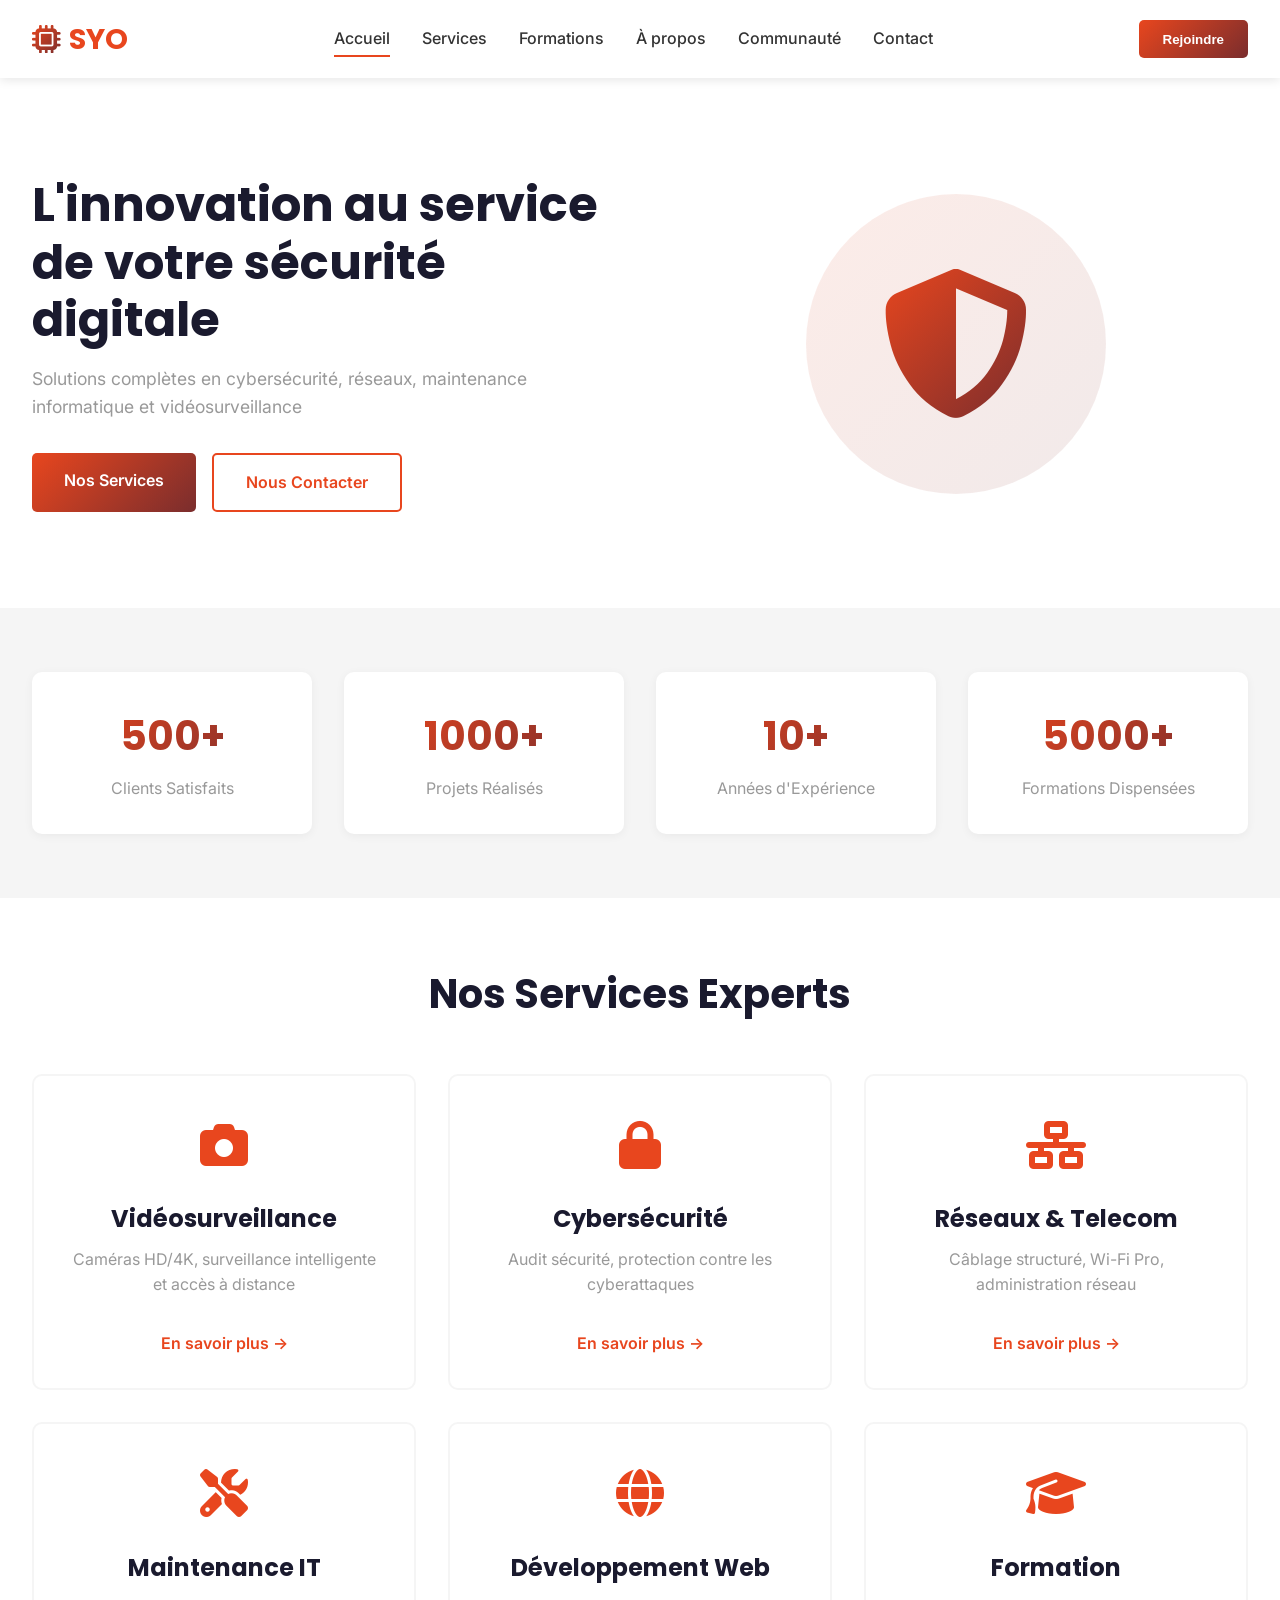
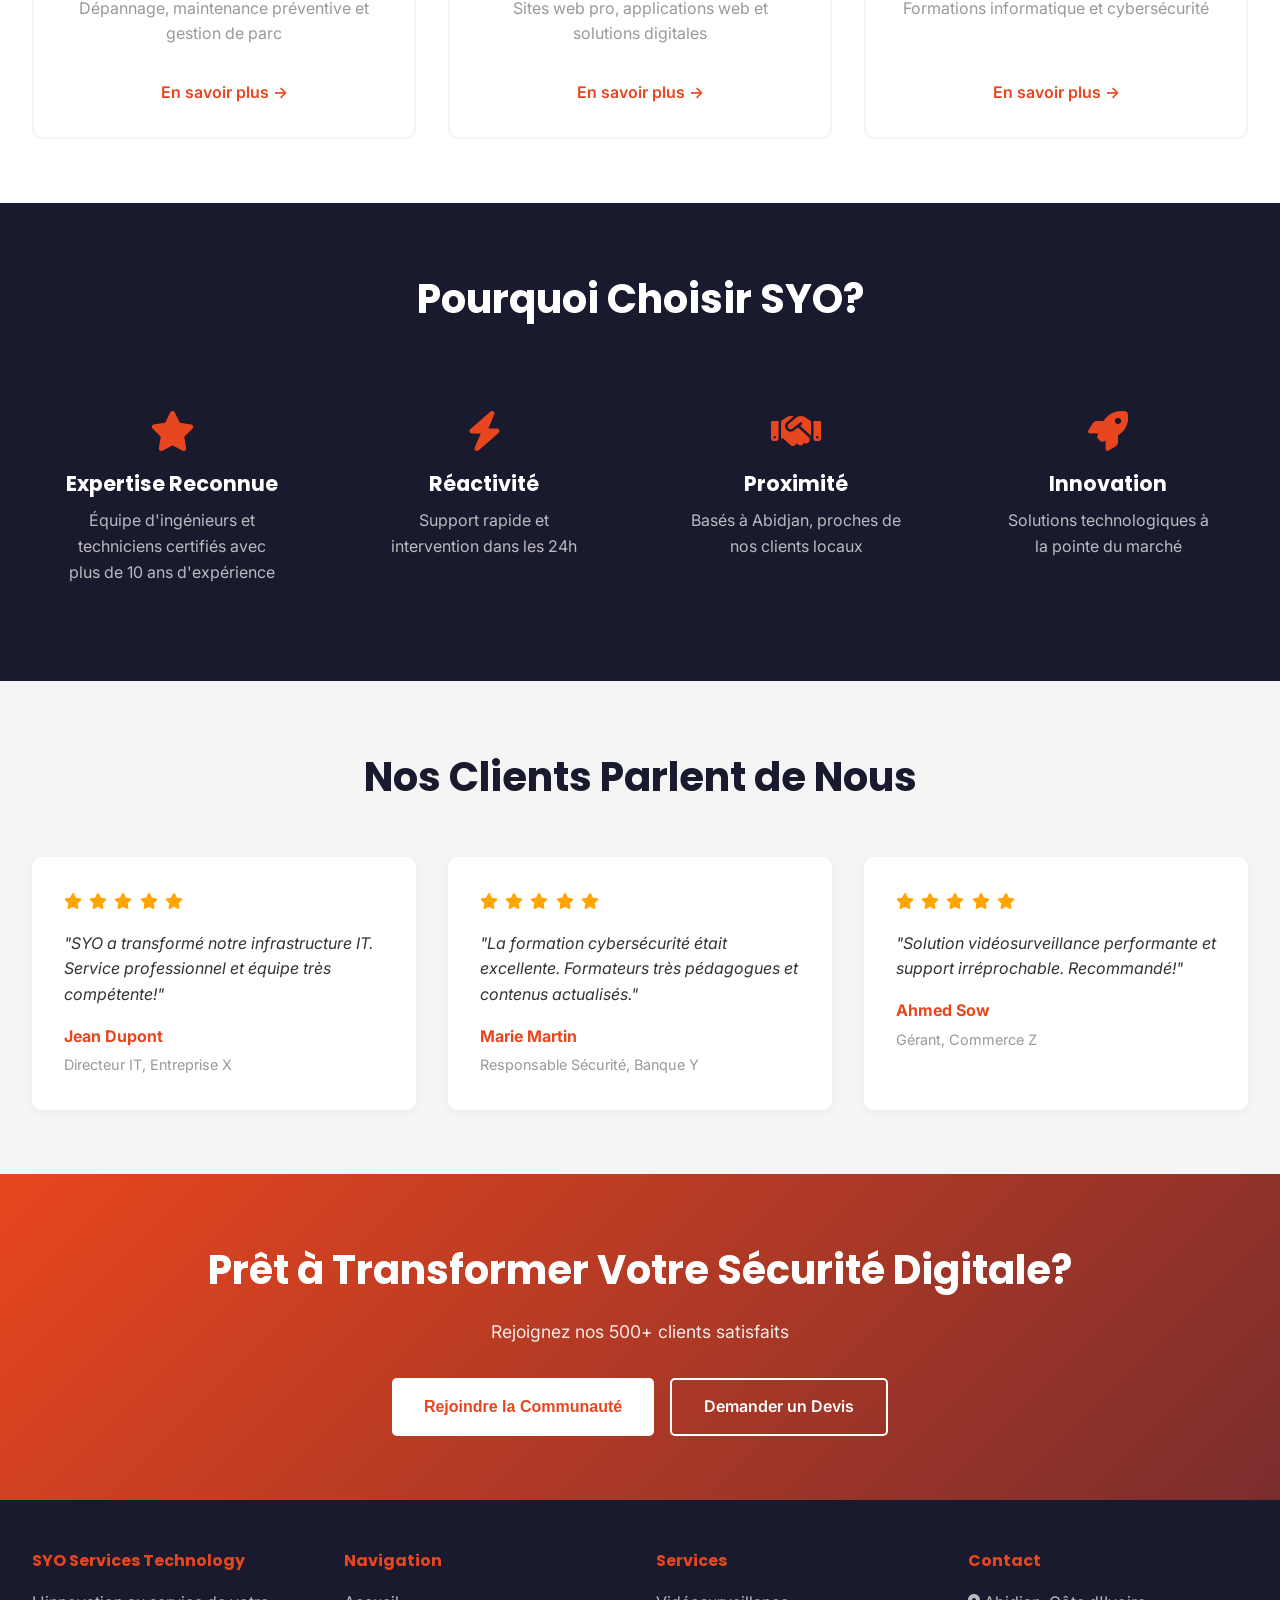
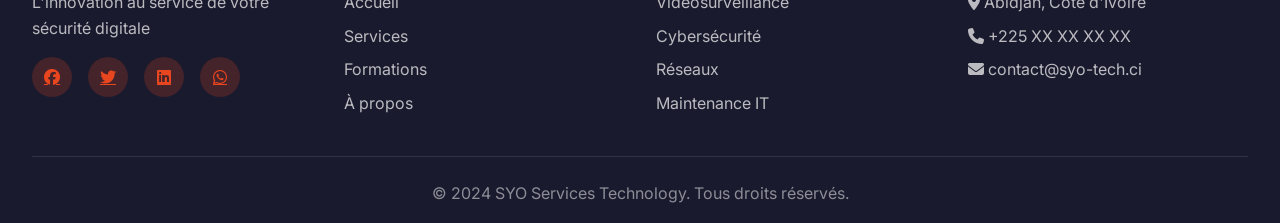
<file: index.html>
<!DOCTYPE html>
<html lang="fr">
<head>
    <meta charset="UTF-8">
    <meta name="viewport" content="width=device-width, initial-scale=1.0">
    <title>SYO Services Technology - Cybersécurité & Solutions Digitales</title>
    <link rel="stylesheet" href="css/style.css">
    <link rel="stylesheet" href="https://cdnjs.cloudflare.com/ajax/libs/font-awesome/6.4.0/css/all.min.css">
    <link href="https://fonts.googleapis.com/css2?family=Inter:wght@300;400;500;600;700&family=Poppins:wght@600;700;800&display=swap" rel="stylesheet">
</head>
<body>
    <!-- HEADER FIXE -->
    <header class="header" id="header">
        <div class="header-container">
            <div class="logo">
                <i class="fas fa-microchip"></i>
                <span>SYO</span>
            </div>
            
            <nav class="nav" id="nav">
                <a href="index.html" class="nav-link active">Accueil</a>
                <a href="services.html" class="nav-link">Services</a>
                <a href="formations.html" class="nav-link">Formations</a>
                <a href="apropos.html" class="nav-link">À propos</a>
                <a href="communaute.html" class="nav-link">Communauté</a>
                <a href="contact.html" class="nav-link">Contact</a>
            </nav>
            
            <div class="header-actions">
                <button class="btn-community" onclick="redirectToCommunity()">Rejoindre</button>
                <button class="menu-toggle" id="menuToggle">
                    <i class="fas fa-bars"></i>
                </button>
            </div>
        </div>
    </header>

    <!-- HERO SECTION -->
    <section class="hero">
        <div class="hero-content" data-aos="fade-up">
            <h1>L'innovation au service de votre sécurité digitale</h1>
            <p>Solutions complètes en cybersécurité, réseaux, maintenance informatique et vidéosurveillance</p>
            <div class="hero-buttons">
                <a href="services.html" class="btn btn-primary">Nos Services</a>
                <a href="contact.html" class="btn btn-secondary">Nous Contacter</a>
            </div>
        </div>
        <div class="hero-image" data-aos="fade-left">
            <div class="hero-circle"></div>
            <i class="fas fa-shield-alt"></i>
        </div>
    </section>

    <!-- STATISTIQUES -->
    <section class="stats" data-aos="fade-up">
        <div class="stats-grid">
            <div class="stat-card">
                <h3>500+</h3>
                <p>Clients Satisfaits</p>
            </div>
            <div class="stat-card">
                <h3>1000+</h3>
                <p>Projets Réalisés</p>
            </div>
            <div class="stat-card">
                <h3>10+</h3>
                <p>Années d'Expérience</p>
            </div>
            <div class="stat-card">
                <h3>5000+</h3>
                <p>Formations Dispensées</p>
            </div>
        </div>
    </section>

    <!-- SERVICES APERÇU -->
    <section class="services-preview">
        <h2 data-aos="fade-up">Nos Services Experts</h2>
        <div class="services-grid">
            <div class="service-card" data-aos="fade-up">
                <div class="service-icon">
                    <i class="fas fa-camera"></i>
                </div>
                <h3>Vidéosurveillance</h3>
                <p>Caméras HD/4K, surveillance intelligente et accès à distance</p>
                <a href="services.html#surveillance">En savoir plus →</a>
            </div>

            <div class="service-card" data-aos="fade-up">
                <div class="service-icon">
                    <i class="fas fa-lock"></i>
                </div>
                <h3>Cybersécurité</h3>
                <p>Audit sécurité, protection contre les cyberattaques</p>
                <a href="services.html#cybersecurite">En savoir plus →</a>
            </div>

            <div class="service-card" data-aos="fade-up">
                <div class="service-icon">
                    <i class="fas fa-network-wired"></i>
                </div>
                <h3>Réseaux & Telecom</h3>
                <p>Câblage structuré, Wi-Fi Pro, administration réseau</p>
                <a href="services.html#reseaux">En savoir plus →</a>
            </div>

            <div class="service-card" data-aos="fade-up">
                <div class="service-icon">
                    <i class="fas fa-tools"></i>
                </div>
                <h3>Maintenance IT</h3>
                <p>Dépannage, maintenance préventive et gestion de parc</p>
                <a href="services.html#maintenance">En savoir plus →</a>
            </div>

            <div class="service-card" data-aos="fade-up">
                <div class="service-icon">
                    <i class="fas fa-globe"></i>
                </div>
                <h3>Développement Web</h3>
                <p>Sites web pro, applications web et solutions digitales</p>
                <a href="services.html#developpement">En savoir plus →</a>
            </div>

            <div class="service-card" data-aos="fade-up">
                <div class="service-icon">
                    <i class="fas fa-graduation-cap"></i>
                </div>
                <h3>Formation</h3>
                <p>Formations informatique et cybersécurité</p>
                <a href="formations.html">En savoir plus →</a>
            </div>
        </div>
    </section>

    <!-- POURQUOI NOUS -->
    <section class="why-us" data-aos="fade-up">
        <h2>Pourquoi Choisir SYO?</h2>
        <div class="why-grid">
            <div class="why-card">
                <i class="fas fa-star"></i>
                <h4>Expertise Reconnue</h4>
                <p>Équipe d'ingénieurs et techniciens certifiés avec plus de 10 ans d'expérience</p>
            </div>
            <div class="why-card">
                <i class="fas fa-bolt"></i>
                <h4>Réactivité</h4>
                <p>Support rapide et intervention dans les 24h</p>
            </div>
            <div class="why-card">
                <i class="fas fa-handshake"></i>
                <h4>Proximité</h4>
                <p>Basés à Abidjan, proches de nos clients locaux</p>
            </div>
            <div class="why-card">
                <i class="fas fa-rocket"></i>
                <h4>Innovation</h4>
                <p>Solutions technologiques à la pointe du marché</p>
            </div>
        </div>
    </section>

    <!-- TÉMOIGNAGES -->
    <section class="testimonials" data-aos="fade-up">
        <h2>Nos Clients Parlent de Nous</h2>
        <div class="testimonials-grid">
            <div class="testimonial-card" data-aos="fade-up">
                <div class="stars">
                    <i class="fas fa-star"></i>
                    <i class="fas fa-star"></i>
                    <i class="fas fa-star"></i>
                    <i class="fas fa-star"></i>
                    <i class="fas fa-star"></i>
                </div>
                <p>"SYO a transformé notre infrastructure IT. Service professionnel et équipe très compétente!"</p>
                <h4>Jean Dupont</h4>
                <span>Directeur IT, Entreprise X</span>
            </div>

            <div class="testimonial-card" data-aos="fade-up">
                <div class="stars">
                    <i class="fas fa-star"></i>
                    <i class="fas fa-star"></i>
                    <i class="fas fa-star"></i>
                    <i class="fas fa-star"></i>
                    <i class="fas fa-star"></i>
                </div>
                <p>"La formation cybersécurité était excellente. Formateurs très pédagogues et contenus actualisés."</p>
                <h4>Marie Martin</h4>
                <span>Responsable Sécurité, Banque Y</span>
            </div>

            <div class="testimonial-card" data-aos="fade-up">
                <div class="stars">
                    <i class="fas fa-star"></i>
                    <i class="fas fa-star"></i>
                    <i class="fas fa-star"></i>
                    <i class="fas fa-star"></i>
                    <i class="fas fa-star"></i>
                </div>
                <p>"Solution vidéosurveillance performante et support irréprochable. Recommandé!"</p>
                <h4>Ahmed Sow</h4>
                <span>Gérant, Commerce Z</span>
            </div>
        </div>
    </section>

    <!-- CTA FINAL -->
    <section class="cta-final" data-aos="fade-up">
        <h2>Prêt à Transformer Votre Sécurité Digitale?</h2>
        <p>Rejoignez nos 500+ clients satisfaits</p>
        <div class="cta-buttons">
            <button class="btn btn-primary" onclick="redirectToCommunity()">Rejoindre la Communauté</button>
            <a href="contact.html" class="btn btn-secondary">Demander un Devis</a>
        </div>
    </section>

    <!-- FOOTER -->
    <footer class="footer">
        <div class="footer-content">
            <div class="footer-section">
                <h4>SYO Services Technology</h4>
                <p>L'innovation au service de votre sécurité digitale</p>
                <div class="social-links">
                    <a href="#" title="Facebook"><i class="fab fa-facebook"></i></a>
                    <a href="#" title="Twitter"><i class="fab fa-twitter"></i></a>
                    <a href="#" title="LinkedIn"><i class="fab fa-linkedin"></i></a>
                    <a href="#" title="WhatsApp"><i class="fab fa-whatsapp"></i></a>
                </div>
            </div>

            <div class="footer-section">
                <h4>Navigation</h4>
                <ul>
                    <li><a href="index.html">Accueil</a></li>
                    <li><a href="services.html">Services</a></li>
                    <li><a href="formations.html">Formations</a></li>
                    <li><a href="apropos.html">À propos</a></li>
                </ul>
            </div>

            <div class="footer-section">
                <h4>Services</h4>
                <ul>
                    <li><a href="services.html#surveillance">Vidéosurveillance</a></li>
                    <li><a href="services.html#cybersecurite">Cybersécurité</a></li>
                    <li><a href="services.html#reseaux">Réseaux</a></li>
                    <li><a href="services.html#maintenance">Maintenance IT</a></li>
                </ul>
            </div>

            <div class="footer-section">
                <h4>Contact</h4>
                <p><i class="fas fa-map-marker-alt"></i> Abidjan, Côte d'Ivoire</p>
                <p><i class="fas fa-phone"></i> +225 XX XX XX XX</p>
                <p><i class="fas fa-envelope"></i> contact@syo-tech.ci</p>
            </div>
        </div>

        <div class="footer-bottom">
            <p>&copy; 2024 SYO Services Technology. Tous droits réservés.</p>
        </div>
    </footer>

    <script src="js/main.js"></script>
</body>
</html>
</file>
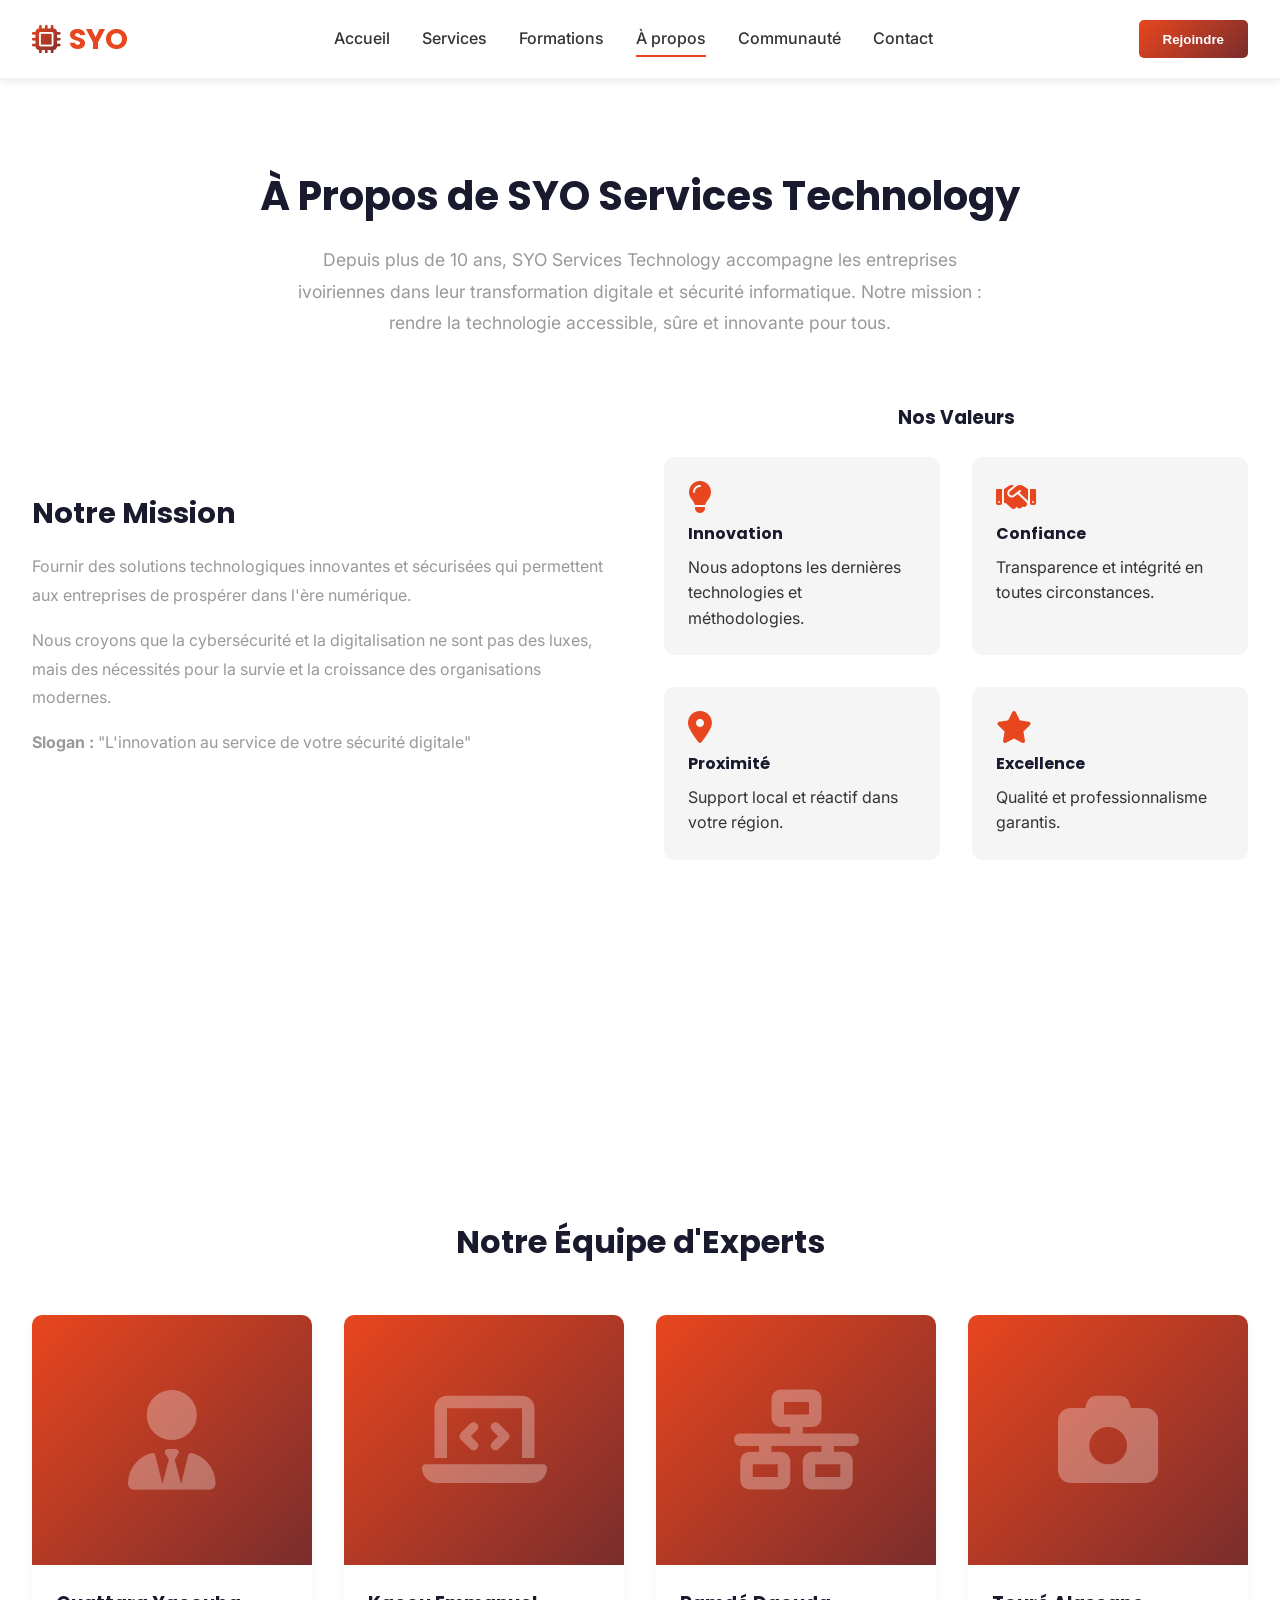
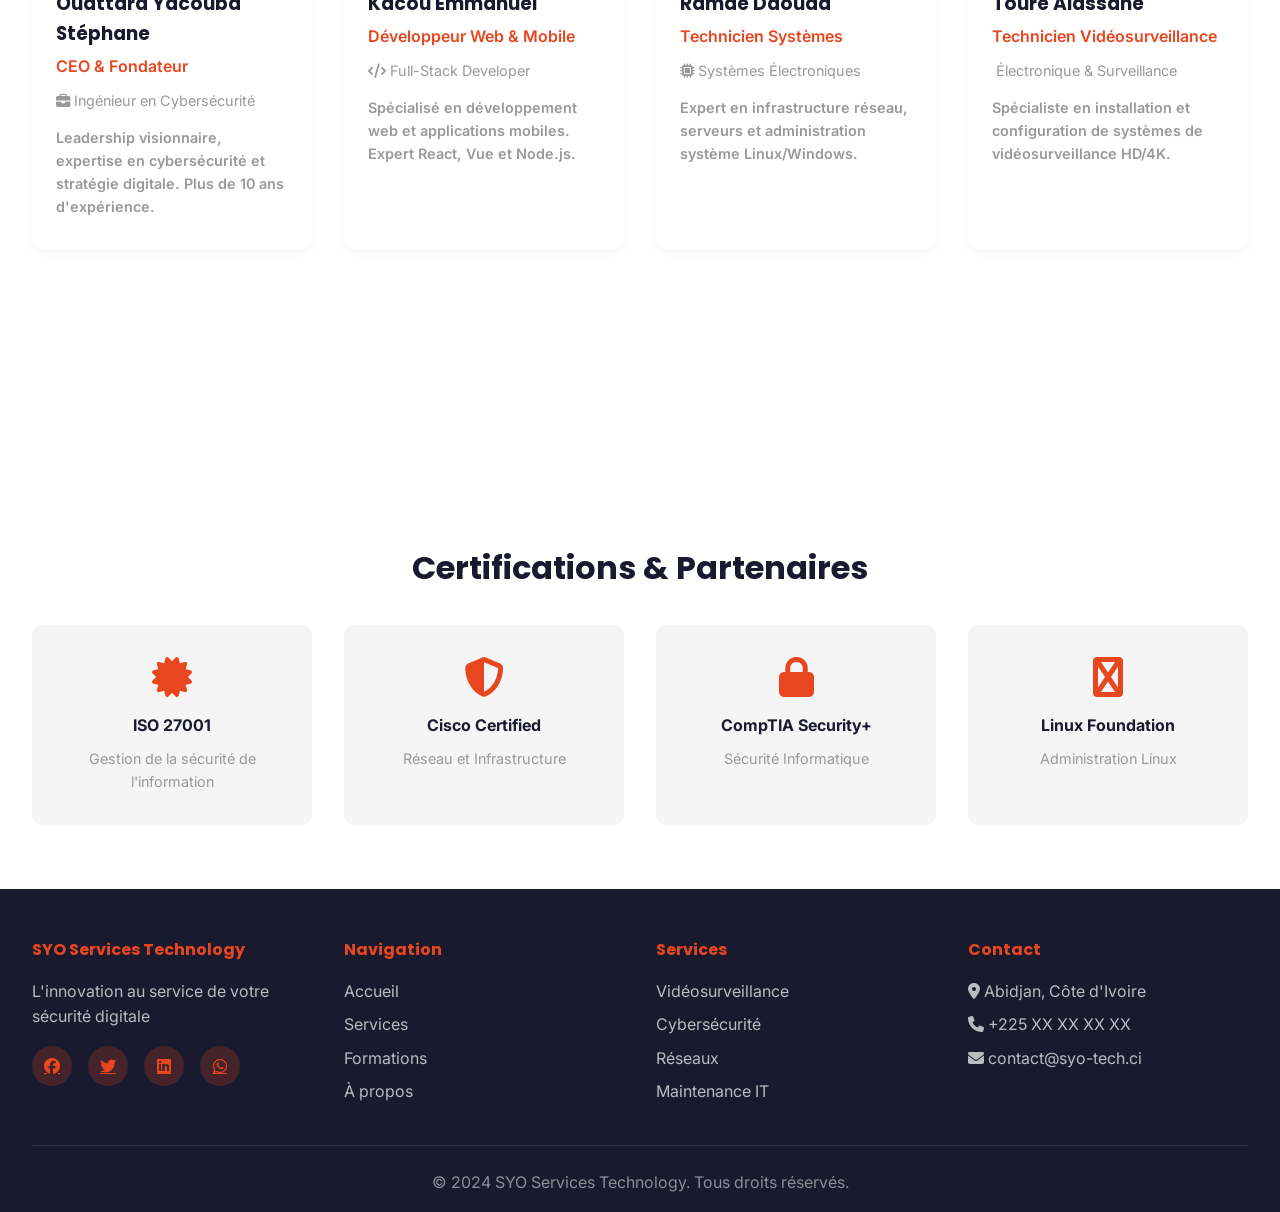
<file: apropos.html>
<!DOCTYPE html>
<html lang="fr">
<head>
    <meta charset="UTF-8">
    <meta name="viewport" content="width=device-width, initial-scale=1.0">
    <title>À Propos - SYO Services Technology</title>
    <link rel="stylesheet" href="css/style.css">
    <link rel="stylesheet" href="https://cdnjs.cloudflare.com/ajax/libs/font-awesome/6.4.0/css/all.min.css">
    <link href="https://fonts.googleapis.com/css2?family=Inter:wght@300;400;500;600;700&family=Poppins:wght@600;700;800&display=swap" rel="stylesheet">
    <style>
        .about-section { max-width: 1400px; margin: 100px auto 0; padding: 4rem 2rem; }
        .about-intro { text-align: center; margin-bottom: 4rem; }
        .about-intro h2 { font-size: 2.5rem; font-family: var(--font-heading); color: var(--color-dark); margin-bottom: 1rem; }
        .about-intro p { font-size: 1.1rem; color: var(--color-gray); max-width: 700px; margin: 0 auto; line-height: 1.8; }
        .mission-values { display: grid; grid-template-columns: 1fr 1fr; gap: 3rem; margin: 4rem 0; align-items: center; }
        .mission-text h3 { font-size: 1.8rem; font-family: var(--font-heading); color: var(--color-dark); margin-bottom: 1rem; }
        .mission-text p { color: var(--color-gray); margin-bottom: 1rem; line-height: 1.8; }
        .values-grid { display: grid; grid-template-columns: 1fr 1fr; gap: 2rem; }
        .value-item { padding: 1.5rem; background: var(--color-light); border-radius: 10px; }
        .value-item i { font-size: 2rem; color: var(--color-primary); margin-bottom: 0.5rem; }
        .value-item h4 { color: var(--color-dark); margin-bottom: 0.5rem; font-family: var(--font-heading); }
        .team-section { margin: 4rem 0; }
        .team-section h2 { font-size: 2rem; font-family: var(--font-heading); color: var(--color-dark); text-align: center; margin-bottom: 3rem; }
        .team-grid { display: grid; grid-template-columns: repeat(auto-fit, minmax(250px, 1fr)); gap: 2rem; }
        .team-card { background: var(--color-white); border-radius: 10px; overflow: hidden; box-shadow: 0 2px 10px rgba(0, 0, 0, 0.05); transition: var(--transition); }
        .team-card:hover { transform: translateY(-5px); box-shadow: 0 10px 30px rgba(232, 70, 30, 0.15); }
        .team-avatar { width: 100%; height: 250px; background: linear-gradient(135deg, var(--color-primary), var(--color-secondary)); display: flex; align-items: center; justify-content: center; }
        .team-avatar i { font-size: 100px; color: rgba(255, 255, 255, 0.3); }
        .team-info { padding: 1.5rem; }
        .team-info h3 { font-family: var(--font-heading); color: var(--color-dark); margin-bottom: 0.3rem; }
        .team-info p { color: var(--color-primary); font-weight: 600; margin-bottom: 0.5rem; }
        .team-info span { color: var(--color-gray); font-size: 0.9rem; }
        @media (max-width: 768px) {
            .mission-values { grid-template-columns: 1fr; }
            .values-grid { grid-template-columns: 1fr; }
        }
    </style>
</head>
<body>
    <!-- HEADER FIXE -->
    <header class="header" id="header">
        <div class="header-container">
            <div class="logo">
                <i class="fas fa-microchip"></i>
                <span>SYO</span>
            </div>
            
            <nav class="nav" id="nav">
                <a href="index.html" class="nav-link">Accueil</a>
                <a href="services.html" class="nav-link">Services</a>
                <a href="formations.html" class="nav-link">Formations</a>
                <a href="apropos.html" class="nav-link active">À propos</a>
                <a href="communaute.html" class="nav-link">Communauté</a>
                <a href="contact.html" class="nav-link">Contact</a>
            </nav>
            
            <div class="header-actions">
                <button class="btn-community" onclick="redirectToCommunity()">Rejoindre</button>
                <button class="menu-toggle" id="menuToggle">
                    <i class="fas fa-bars"></i>
                </button>
            </div>
        </div>
    </header>

    <!-- ABOUT INTRO -->
    <section class="about-section">
        <div class="about-intro" data-aos="fade-up">
            <h2>À Propos de SYO Services Technology</h2>
            <p>Depuis plus de 10 ans, SYO Services Technology accompagne les entreprises ivoiriennes dans leur transformation digitale et sécurité informatique. Notre mission : rendre la technologie accessible, sûre et innovante pour tous.</p>
        </div>

        <!-- MISSION & VALEURS -->
        <div class="mission-values" data-aos="fade-up">
            <div class="mission-text">
                <h3>Notre Mission</h3>
                <p>Fournir des solutions technologiques innovantes et sécurisées qui permettent aux entreprises de prospérer dans l'ère numérique.</p>
                <p>Nous croyons que la cybersécurité et la digitalisation ne sont pas des luxes, mais des nécessités pour la survie et la croissance des organisations modernes.</p>
                <p><strong>Slogan :</strong> "L'innovation au service de votre sécurité digitale"</p>
            </div>
            <div>
                <h3 style="text-align: center; margin-bottom: 1.5rem; font-family: var(--font-heading); color: var(--color-dark);">Nos Valeurs</h3>
                <div class="values-grid">
                    <div class="value-item">
                        <i class="fas fa-lightbulb"></i>
                        <h4>Innovation</h4>
                        <p>Nous adoptons les dernières technologies et méthodologies.</p>
                    </div>
                    <div class="value-item">
                        <i class="fas fa-handshake"></i>
                        <h4>Confiance</h4>
                        <p>Transparence et intégrité en toutes circonstances.</p>
                    </div>
                    <div class="value-item">
                        <i class="fas fa-map-marker-alt"></i>
                        <h4>Proximité</h4>
                        <p>Support local et réactif dans votre région.</p>
                    </div>
                    <div class="value-item">
                        <i class="fas fa-star"></i>
                        <h4>Excellence</h4>
                        <p>Qualité et professionnalisme garantis.</p>
                    </div>
                </div>
            </div>
        </div>
    </section>

    <!-- ÉQUIPE -->
    <section class="about-section">
        <div class="team-section" data-aos="fade-up">
            <h2>Notre Équipe d'Experts</h2>
            <div class="team-grid">
                <div class="team-card">
                    <div class="team-avatar">
                        <i class="fas fa-user-tie"></i>
                    </div>
                    <div class="team-info">
                        <h3>Ouattara Yacouba Stéphane</h3>
                        <p>CEO & Fondateur</p>
                        <span><i class="fas fa-briefcase"></i> Ingénieur en Cybersécurité</span>
                        <p style="color: var(--color-gray); margin-top: 0.8rem; font-size: 0.9rem;">Leadership visionnaire, expertise en cybersécurité et stratégie digitale. Plus de 10 ans d'expérience.</p>
                    </div>
                </div>

                <div class="team-card">
                    <div class="team-avatar">
                        <i class="fas fa-laptop-code"></i>
                    </div>
                    <div class="team-info">
                        <h3>Kacou Emmanuel</h3>
                        <p>Développeur Web & Mobile</p>
                        <span><i class="fas fa-code"></i> Full-Stack Developer</span>
                        <p style="color: var(--color-gray); margin-top: 0.8rem; font-size: 0.9rem;">Spécialisé en développement web et applications mobiles. Expert React, Vue et Node.js.</p>
                    </div>
                </div>

                <div class="team-card">
                    <div class="team-avatar">
                        <i class="fas fa-network-wired"></i>
                    </div>
                    <div class="team-info">
                        <h3>Ramdé Daouda</h3>
                        <p>Technicien Systèmes</p>
                        <span><i class="fas fa-microchip"></i> Systèmes Électroniques</span>
                        <p style="color: var(--color-gray); margin-top: 0.8rem; font-size: 0.9rem;">Expert en infrastructure réseau, serveurs et administration système Linux/Windows.</p>
                    </div>
                </div>

                <div class="team-card">
                    <div class="team-avatar">
                        <i class="fas fa-camera"></i>
                    </div>
                    <div class="team-info">
                        <h3>Touré Alassane</h3>
                        <p>Technicien Vidéosurveillance</p>
                        <span><i class="fas fa-cctv"></i> Électronique & Surveillance</span>
                        <p style="color: var(--color-gray); margin-top: 0.8rem; font-size: 0.9rem;">Spécialiste en installation et configuration de systèmes de vidéosurveillance HD/4K.</p>
                    </div>
                </div>
            </div>
        </div>
    </section>

    <!-- CERTIFICATIONS -->
    <section class="about-section" data-aos="fade-up">
        <h2 style="text-align: center; font-size: 2rem; font-family: var(--font-heading); color: var(--color-dark); margin-bottom: 2rem;">Certifications & Partenaires</h2>
        <div style="display: grid; grid-template-columns: repeat(auto-fit, minmax(200px, 1fr)); gap: 2rem; text-align: center;">
            <div style="padding: 2rem; background: var(--color-light); border-radius: 10px;">
                <i class="fas fa-certificate" style="font-size: 2.5rem; color: var(--color-primary); margin-bottom: 1rem;"></i>
                <h4 style="color: var(--color-dark); margin-bottom: 0.5rem;">ISO 27001</h4>
                <p style="color: var(--color-gray); font-size: 0.9rem;">Gestion de la sécurité de l'information</p>
            </div>
            <div style="padding: 2rem; background: var(--color-light); border-radius: 10px;">
                <i class="fas fa-shield-alt" style="font-size: 2.5rem; color: var(--color-primary); margin-bottom: 1rem;"></i>
                <h4 style="color: var(--color-dark); margin-bottom: 0.5rem;">Cisco Certified</h4>
                <p style="color: var(--color-gray); font-size: 0.9rem;">Réseau et Infrastructure</p>
            </div>
            <div style="padding: 2rem; background: var(--color-light); border-radius: 10px;">
                <i class="fas fa-lock" style="font-size: 2.5rem; color: var(--color-primary); margin-bottom: 1rem;"></i>
                <h4 style="color: var(--color-dark); margin-bottom: 0.5rem;">CompTIA Security+</h4>
                <p style="color: var(--color-gray); font-size: 0.9rem;">Sécurité Informatique</p>
            </div>
            <div style="padding: 2rem; background: var(--color-light); border-radius: 10px;">
                <i class="fas fa-linux" style="font-size: 2.5rem; color: var(--color-primary); margin-bottom: 1rem;"></i>
                <h4 style="color: var(--color-dark); margin-bottom: 0.5rem;">Linux Foundation</h4>
                <p style="color: var(--color-gray); font-size: 0.9rem;">Administration Linux</p>
            </div>
        </div>
    </section>

    <!-- FOOTER -->
    <footer class="footer">
        <div class="footer-content">
            <div class="footer-section">
                <h4>SYO Services Technology</h4>
                <p>L'innovation au service de votre sécurité digitale</p>
                <div class="social-links">
                    <a href="#" title="Facebook"><i class="fab fa-facebook"></i></a>
                    <a href="#" title="Twitter"><i class="fab fa-twitter"></i></a>
                    <a href="#" title="LinkedIn"><i class="fab fa-linkedin"></i></a>
                    <a href="#" title="WhatsApp"><i class="fab fa-whatsapp"></i></a>
                </div>
            </div>

            <div class="footer-section">
                <h4>Navigation</h4>
                <ul>
                    <li><a href="index.html">Accueil</a></li>
                    <li><a href="services.html">Services</a></li>
                    <li><a href="formations.html">Formations</a></li>
                    <li><a href="apropos.html">À propos</a></li>
                </ul>
            </div>

            <div class="footer-section">
                <h4>Services</h4>
                <ul>
                    <li><a href="services.html#surveillance">Vidéosurveillance</a></li>
                    <li><a href="services.html#cybersecurite">Cybersécurité</a></li>
                    <li><a href="services.html#reseaux">Réseaux</a></li>
                    <li><a href="services.html#maintenance">Maintenance IT</a></li>
                </ul>
            </div>

            <div class="footer-section">
                <h4>Contact</h4>
                <p><i class="fas fa-map-marker-alt"></i> Abidjan, Côte d'Ivoire</p>
                <p><i class="fas fa-phone"></i> +225 XX XX XX XX</p>
                <p><i class="fas fa-envelope"></i> contact@syo-tech.ci</p>
            </div>
        </div>

        <div class="footer-bottom">
            <p>&copy; 2024 SYO Services Technology. Tous droits réservés.</p>
        </div>
    </footer>

    <script src="js/main.js"></script>
</body>
</html>
</file>
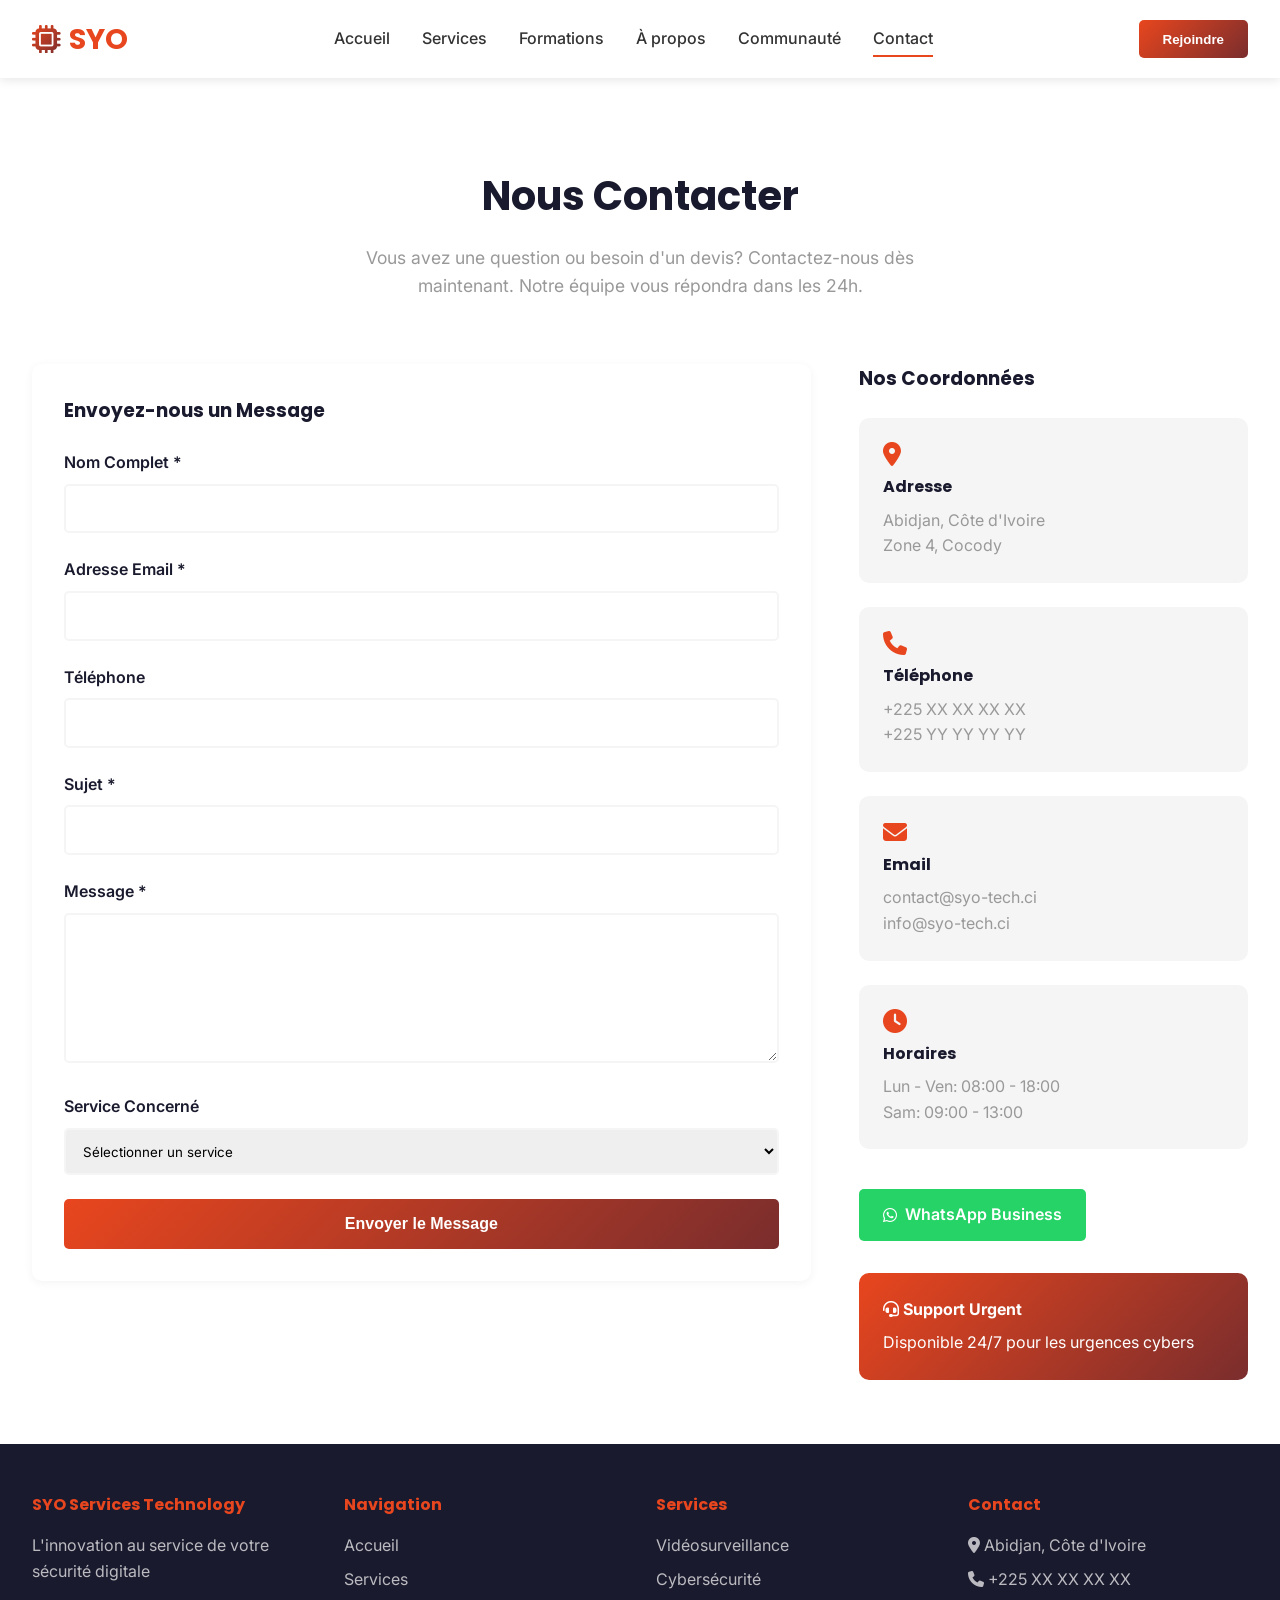
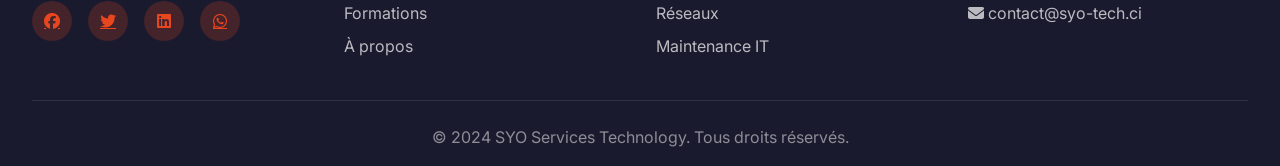
<file: contact.html>
<!DOCTYPE html>
<html lang="fr">
<head>
    <meta charset="UTF-8">
    <meta name="viewport" content="width=device-width, initial-scale=1.0">
    <title>Contact - SYO Services Technology</title>
    <link rel="stylesheet" href="css/style.css">
    <link rel="stylesheet" href="https://cdnjs.cloudflare.com/ajax/libs/font-awesome/6.4.0/css/all.min.css">
    <link href="https://fonts.googleapis.com/css2?family=Inter:wght@300;400;500;600;700&family=Poppins:wght@600;700;800&display=swap" rel="stylesheet">
    <style>
        .contact-section { max-width: 1400px; margin: 100px auto 0; padding: 4rem 2rem; }
        .contact-header { text-align: center; margin-bottom: 4rem; }
        .contact-header h2 { font-size: 2.5rem; font-family: var(--font-heading); color: var(--color-dark); margin-bottom: 1rem; }
        .contact-content { display: grid; grid-template-columns: 2fr 1fr; gap: 3rem; align-items: start; }
        .contact-form { background: var(--color-white); padding: 2rem; border-radius: 10px; box-shadow: 0 2px 10px rgba(0, 0, 0, 0.05); }
        .form-group { margin-bottom: 1.5rem; }
        .form-group label { display: block; margin-bottom: 0.5rem; font-weight: 600; color: var(--color-dark); }
        .form-group input, .form-group textarea { width: 100%; padding: 0.8rem; border: 2px solid var(--color-light); border-radius: 5px; font-family: inherit; font-size: 1rem; transition: var(--transition); }
        .form-group input:focus, .form-group textarea:focus { outline: none; border-color: var(--color-primary); }
        .form-group textarea { resize: vertical; min-height: 150px; }
        .contact-info { }
        .info-card { background: var(--color-light); padding: 1.5rem; border-radius: 10px; margin-bottom: 1.5rem; }
        .info-card i { font-size: 1.5rem; color: var(--color-primary); margin-bottom: 0.5rem; }
        .info-card h4 { color: var(--color-dark); margin-bottom: 0.5rem; font-family: var(--font-heading); }
        .info-card p { color: var(--color-gray); margin: 0; }
        .whatsapp-btn { background: #25D366; color: white; padding: 0.8rem 1.5rem; border: none; border-radius: 5px; cursor: pointer; font-weight: 600; display: inline-flex; align-items: center; gap: 0.5rem; transition: var(--transition); margin-top: 1rem; text-decoration: none; }
        .whatsapp-btn:hover { background: #20BA58; transform: translateY(-2px); }
        @media (max-width: 768px) {
            .contact-content { grid-template-columns: 1fr; }
        }
    </style>
</head>
<body>
    <!-- HEADER FIXE -->
    <header class="header" id="header">
        <div class="header-container">
            <div class="logo">
                <i class="fas fa-microchip"></i>
                <span>SYO</span>
            </div>
            
            <nav class="nav" id="nav">
                <a href="index.html" class="nav-link">Accueil</a>
                <a href="services.html" class="nav-link">Services</a>
                <a href="formations.html" class="nav-link">Formations</a>
                <a href="apropos.html" class="nav-link">À propos</a>
                <a href="communaute.html" class="nav-link">Communauté</a>
                <a href="contact.html" class="nav-link active">Contact</a>
            </nav>
            
            <div class="header-actions">
                <button class="btn-community" onclick="redirectToCommunity()">Rejoindre</button>
                <button class="menu-toggle" id="menuToggle">
                    <i class="fas fa-bars"></i>
                </button>
            </div>
        </div>
    </header>

    <!-- CONTACT SECTION -->
    <section class="contact-section">
        <div class="contact-header" data-aos="fade-up">
            <h2>Nous Contacter</h2>
            <p style="font-size: 1.1rem; color: var(--color-gray); max-width: 600px; margin: 0 auto;">Vous avez une question ou besoin d'un devis? Contactez-nous dès maintenant. Notre équipe vous répondra dans les 24h.</p>
        </div>

        <div class="contact-content">
            <!-- FORMULAIRE DE CONTACT -->
            <form class="contact-form" id="contactForm" data-aos="fade-right">
                <h3 style="margin-bottom: 1.5rem; color: var(--color-dark); font-family: var(--font-heading);">Envoyez-nous un Message</h3>
                
                <div class="form-group">
                    <label for="name">Nom Complet *</label>
                    <input type="text" id="name" name="name" required>
                </div>

                <div class="form-group">
                    <label for="email">Adresse Email *</label>
                    <input type="email" id="email" name="email" required>
                </div>

                <div class="form-group">
                    <label for="phone">Téléphone</label>
                    <input type="tel" id="phone" name="phone">
                </div>

                <div class="form-group">
                    <label for="subject">Sujet *</label>
                    <input type="text" id="subject" name="subject" required>
                </div>

                <div class="form-group">
                    <label for="message">Message *</label>
                    <textarea id="message" name="message" required></textarea>
                </div>

                <div class="form-group">
                    <label for="service">Service Concerné</label>
                    <select id="service" name="service" style="width: 100%; padding: 0.8rem; border: 2px solid var(--color-light); border-radius: 5px; font-family: inherit;">
                        <option value="">Sélectionner un service</option>
                        <option value="videosurveillance">Vidéosurveillance</option>
                        <option value="cybersecurite">Cybersécurité</option>
                        <option value="reseaux">Réseaux</option>
                        <option value="maintenance">Maintenance IT</option>
                        <option value="developpement">Développement Web</option>
                        <option value="formation">Formation</option>
                        <option value="autre">Autre</option>
                    </select>
                </div>

                <button type="submit" class="btn btn-primary" style="width: 100%; padding: 1rem;">Envoyer le Message</button>
            </form>

            <!-- INFORMATIONS DE CONTACT -->
            <div class="contact-info" data-aos="fade-left">
                <h3 style="margin-bottom: 1.5rem; color: var(--color-dark); font-family: var(--font-heading);">Nos Coordonnées</h3>

                <div class="info-card">
                    <i class="fas fa-map-marker-alt"></i>
                    <h4>Adresse</h4>
                    <p>Abidjan, Côte d'Ivoire<br>Zone 4, Cocody</p>
                </div>

                <div class="info-card">
                    <i class="fas fa-phone"></i>
                    <h4>Téléphone</h4>
                    <p>+225 XX XX XX XX<br>+225 YY YY YY YY</p>
                </div>

                <div class="info-card">
                    <i class="fas fa-envelope"></i>
                    <h4>Email</h4>
                    <p>contact@syo-tech.ci<br>info@syo-tech.ci</p>
                </div>

                <div class="info-card">
                    <i class="fas fa-clock"></i>
                    <h4>Horaires</h4>
                    <p>Lun - Ven: 08:00 - 18:00<br>Sam: 09:00 - 13:00</p>
                </div>

                <a href="https://wa.me/225XXXXXXXXXX" class="whatsapp-btn" target="_blank">
                    <i class="fab fa-whatsapp"></i> WhatsApp Business
                </a>

                <div style="margin-top: 2rem; padding: 1.5rem; background: linear-gradient(135deg, var(--color-primary), var(--color-secondary)); color: white; border-radius: 10px;">
                    <h4 style="margin-bottom: 0.5rem;"><i class="fas fa-headset"></i> Support Urgent</h4>
                    <p style="margin: 0;">Disponible 24/7 pour les urgences cybers</p>
                </div>
            </div>
        </div>
    </section>

    <!-- FOOTER -->
    <footer class="footer">
        <div class="footer-content">
            <div class="footer-section">
                <h4>SYO Services Technology</h4>
                <p>L'innovation au service de votre sécurité digitale</p>
                <div class="social-links">
                    <a href="#" title="Facebook"><i class="fab fa-facebook"></i></a>
                    <a href="#" title="Twitter"><i class="fab fa-twitter"></i></a>
                    <a href="#" title="LinkedIn"><i class="fab fa-linkedin"></i></a>
                    <a href="#" title="WhatsApp"><i class="fab fa-whatsapp"></i></a>
                </div>
            </div>

            <div class="footer-section">
                <h4>Navigation</h4>
                <ul>
                    <li><a href="index.html">Accueil</a></li>
                    <li><a href="services.html">Services</a></li>
                    <li><a href="formations.html">Formations</a></li>
                    <li><a href="apropos.html">À propos</a></li>
                </ul>
            </div>

            <div class="footer-section">
                <h4>Services</h4>
                <ul>
                    <li><a href="services.html#surveillance">Vidéosurveillance</a></li>
                    <li><a href="services.html#cybersecurite">Cybersécurité</a></li>
                    <li><a href="services.html#reseaux">Réseaux</a></li>
                    <li><a href="services.html#maintenance">Maintenance IT</a></li>
                </ul>
            </div>

            <div class="footer-section">
                <h4>Contact</h4>
                <p><i class="fas fa-map-marker-alt"></i> Abidjan, Côte d'Ivoire</p>
                <p><i class="fas fa-phone"></i> +225 XX XX XX XX</p>
                <p><i class="fas fa-envelope"></i> contact@syo-tech.ci</p>
            </div>
        </div>

        <div class="footer-bottom">
            <p>&copy; 2024 SYO Services Technology. Tous droits réservés.</p>
        </div>
    </footer>

    <script src="js/main.js"></script>
    <script>
        document.getElementById('contactForm').addEventListener('submit', function(e) {
            e.preventDefault();

            const formData = {
                name: document.getElementById('name').value,
                email: document.getElementById('email').value,
                phone: document.getElementById('phone').value,
                subject: document.getElementById('subject').value,
                message: document.getElementById('message').value,
                service: document.getElementById('service').value,
                date: new Date().toISOString()
            };

            // Validation basique
            if (!validateEmail(formData.email)) {
                showToast('Veuillez entrer une adresse email valide');
                return;
            }

            // Sauvegarder en localStorage
            let contacts = JSON.parse(localStorage.getItem('contactMessages')) || [];
            contacts.push(formData);
            localStorage.setItem('contactMessages', JSON.stringify(contacts));

            // Message de succès
            showToast('Message envoyé avec succès! Nous vous contacterons bientôt.');
            
            // Réinitialiser le formulaire
            this.reset();
        });
    </script>
</body>
</html>
</file>
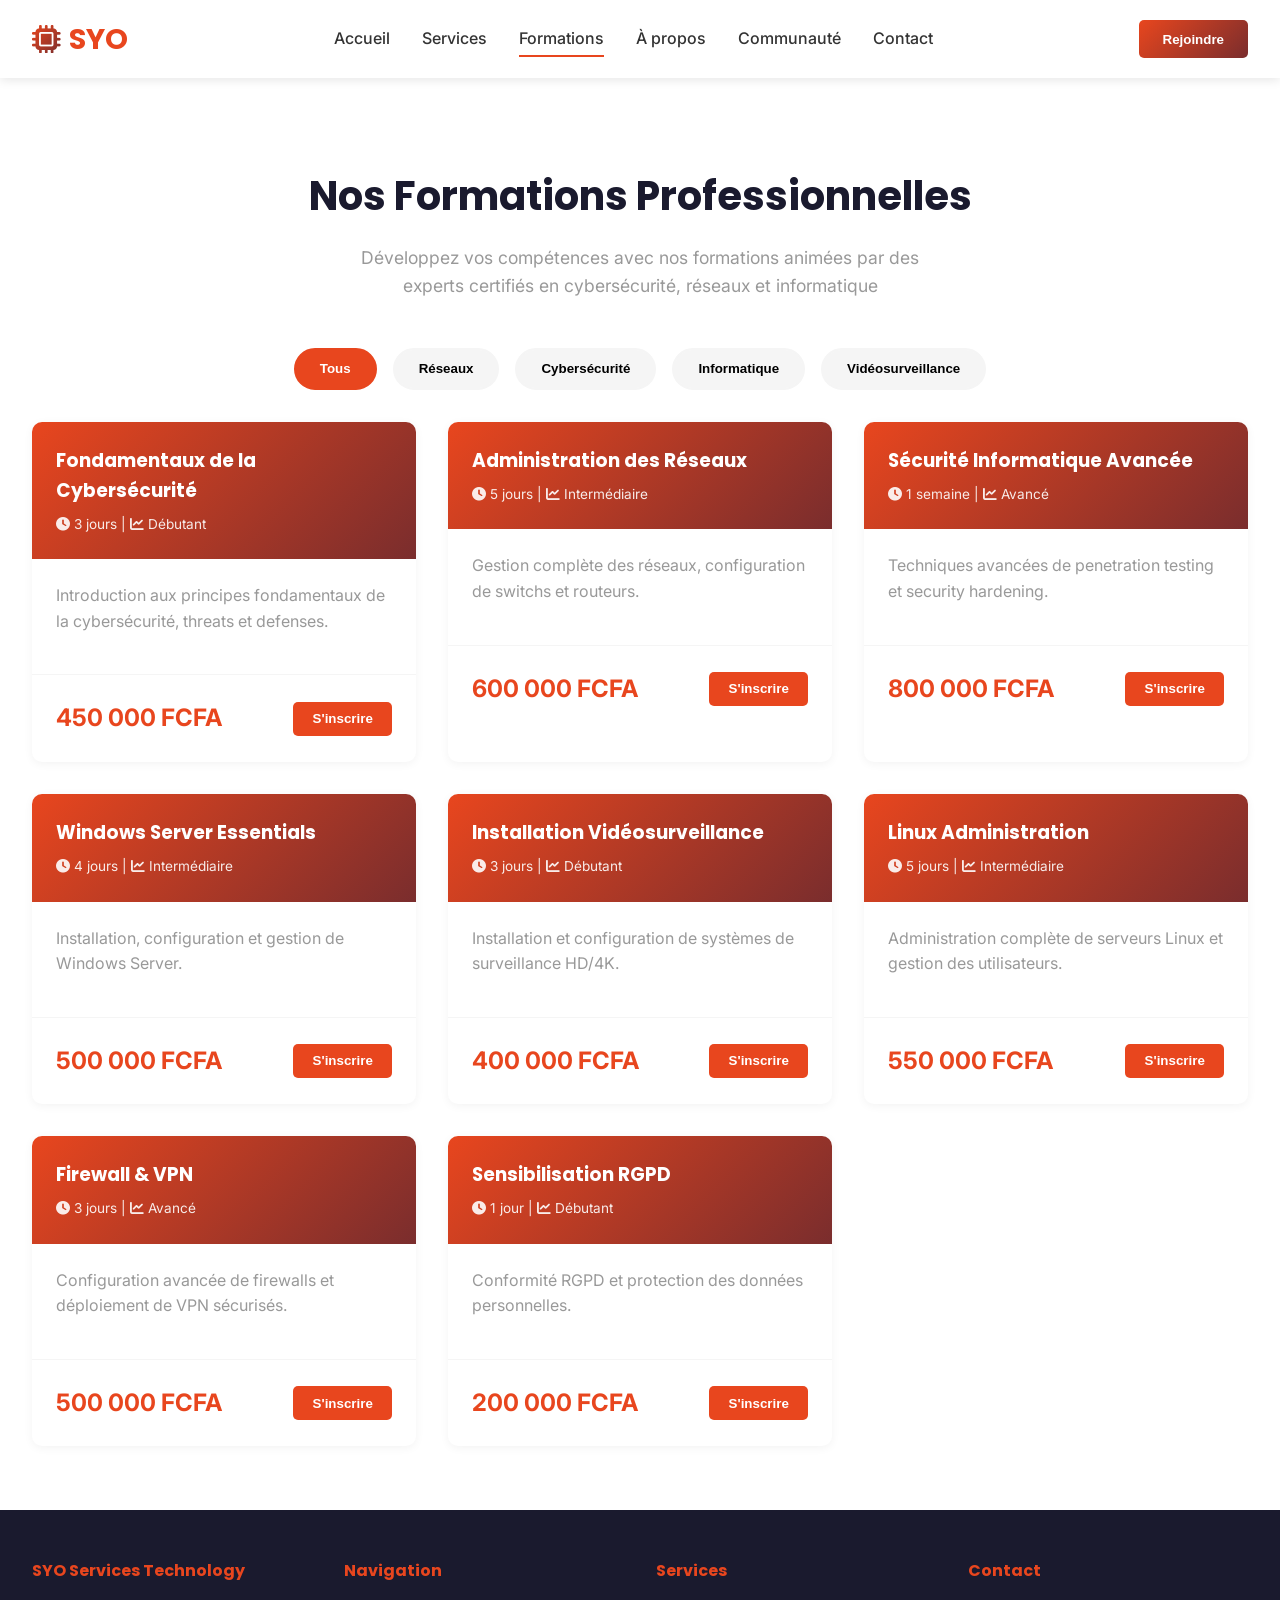
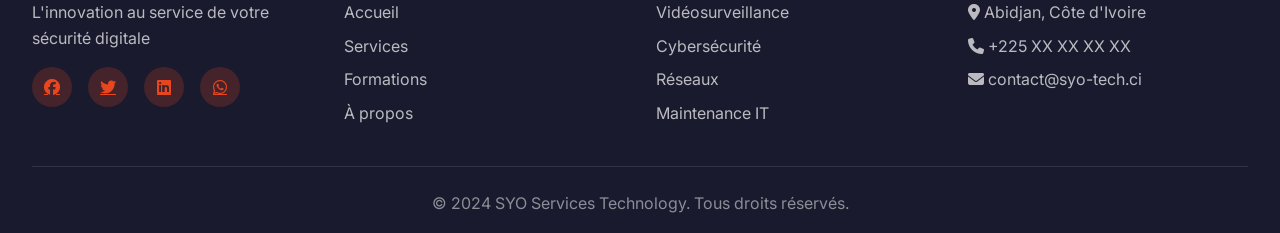
<file: formations.html>
<!DOCTYPE html>
<html lang="fr">
<head>
    <meta charset="UTF-8">
    <meta name="viewport" content="width=device-width, initial-scale=1.0">
    <title>Formations - SYO Services Technology</title>
    <link rel="stylesheet" href="css/style.css">
    <link rel="stylesheet" href="https://cdnjs.cloudflare.com/ajax/libs/font-awesome/6.4.0/css/all.min.css">
    <link href="https://fonts.googleapis.com/css2?family=Inter:wght@300;400;500;600;700&family=Poppins:wght@600;700;800&display=swap" rel="stylesheet">
    <style>
        .formations-section { max-width: 1400px; margin: 100px auto 0; padding: 4rem 2rem; }
        .formations-header { text-align: center; margin-bottom: 3rem; }
        .formations-header h2 { font-size: 2.5rem; font-family: var(--font-heading); color: var(--color-dark); margin-bottom: 1rem; }
        .formations-header p { font-size: 1.1rem; color: var(--color-gray); max-width: 600px; margin: 0 auto; }
        .filters { display: flex; gap: 1rem; flex-wrap: wrap; justify-content: center; margin: 2rem 0; }
        .filter-btn { background: var(--color-light); border: 2px solid var(--color-light); padding: 0.7rem 1.5rem; border-radius: 25px; cursor: pointer; transition: var(--transition); font-weight: 600; }
        .filter-btn:hover, .filter-btn.active { background: var(--color-primary); color: white; border-color: var(--color-primary); }
        .formations-grid { display: grid; grid-template-columns: repeat(auto-fill, minmax(300px, 1fr)); gap: 2rem; }
        .formation-card { background: var(--color-white); border-radius: 10px; overflow: hidden; box-shadow: 0 2px 10px rgba(0, 0, 0, 0.05); transition: var(--transition); }
        .formation-card:hover { transform: translateY(-5px); box-shadow: 0 10px 30px rgba(232, 70, 30, 0.15); }
        .formation-header { background: linear-gradient(135deg, var(--color-primary), var(--color-secondary)); color: white; padding: 1.5rem; }
        .formation-header h3 { font-family: var(--font-heading); margin-bottom: 0.5rem; }
        .formation-meta { font-size: 0.85rem; opacity: 0.9; }
        .formation-body { padding: 1.5rem; }
        .formation-body p { color: var(--color-gray); margin-bottom: 1rem; }
        .formation-footer { padding: 1.5rem; border-top: 1px solid var(--color-light); display: flex; justify-content: space-between; align-items: center; }
        .formation-price { font-size: 1.5rem; font-weight: bold; color: var(--color-primary); }
        .btn-register { background: var(--color-primary); color: white; border: none; padding: 0.6rem 1.2rem; border-radius: 5px; cursor: pointer; transition: var(--transition); font-weight: 600; }
        .btn-register:hover { transform: translateY(-2px); box-shadow: 0 5px 15px rgba(232, 70, 30, 0.3); }
    </style>
</head>
<body>
    <!-- HEADER FIXE -->
    <header class="header" id="header">
        <div class="header-container">
            <div class="logo">
                <i class="fas fa-microchip"></i>
                <span>SYO</span>
            </div>
            
            <nav class="nav" id="nav">
                <a href="index.html" class="nav-link">Accueil</a>
                <a href="services.html" class="nav-link">Services</a>
                <a href="formations.html" class="nav-link active">Formations</a>
                <a href="apropos.html" class="nav-link">À propos</a>
                <a href="communaute.html" class="nav-link">Communauté</a>
                <a href="contact.html" class="nav-link">Contact</a>
            </nav>
            
            <div class="header-actions">
                <button class="btn-community" onclick="redirectToCommunity()">Rejoindre</button>
                <button class="menu-toggle" id="menuToggle">
                    <i class="fas fa-bars"></i>
                </button>
            </div>
        </div>
    </header>

    <!-- FORMATIONS -->
    <section class="formations-section">
        <div class="formations-header">
            <h2>Nos Formations Professionnelles</h2>
            <p>Développez vos compétences avec nos formations animées par des experts certifiés en cybersécurité, réseaux et informatique</p>
        </div>

        <div class="filters">
            <button class="filter-btn active" onclick="filterFormations('all')">Tous</button>
            <button class="filter-btn" onclick="filterFormations('reseaux')">Réseaux</button>
            <button class="filter-btn" onclick="filterFormations('cybersecurite')">Cybersécurité</button>
            <button class="filter-btn" onclick="filterFormations('informatique')">Informatique</button>
            <button class="filter-btn" onclick="filterFormations('videosurveillance')">Vidéosurveillance</button>
        </div>

        <div class="formations-grid" id="formationsGrid">
            <!-- Formations générées par JavaScript -->
        </div>
    </section>

    <!-- MODAL INSCRIPTION -->
    <div id="registrationModal" style="display: none; position: fixed; top: 0; left: 0; width: 100%; height: 100%; background: rgba(0,0,0,0.5); z-index: 2000; flex-direction: column; align-items: center; justify-content: center;">
        <div style="background: white; padding: 2rem; border-radius: 10px; max-width: 500px; width: 90%;">
            <h3 style="margin-bottom: 1.5rem; color: var(--color-dark);">S'inscrire à la formation</h3>
            <form id="registrationForm">
                <input type="hidden" id="formationId">
                <div style="margin-bottom: 1rem;">
                    <label style="display: block; margin-bottom: 0.5rem; font-weight: 500;">Prénom *</label>
                    <input type="text" name="firstname" required style="width: 100%; padding: 0.7rem; border: 1px solid var(--color-light); border-radius: 5px;">
                </div>
                <div style="margin-bottom: 1rem;">
                    <label style="display: block; margin-bottom: 0.5rem; font-weight: 500;">Nom *</label>
                    <input type="text" name="lastname" required style="width: 100%; padding: 0.7rem; border: 1px solid var(--color-light); border-radius: 5px;">
                </div>
                <div style="margin-bottom: 1rem;">
                    <label style="display: block; margin-bottom: 0.5rem; font-weight: 500;">Email *</label>
                    <input type="email" name="email" required style="width: 100%; padding: 0.7rem; border: 1px solid var(--color-light); border-radius: 5px;">
                </div>
                <div style="margin-bottom: 1rem;">
                    <label style="display: block; margin-bottom: 0.5rem; font-weight: 500;">Téléphone *</label>
                    <input type="tel" name="phone" required style="width: 100%; padding: 0.7rem; border: 1px solid var(--color-light); border-radius: 5px;">
                </div>
                <div style="display: flex; gap: 1rem; margin-top: 2rem;">
                    <button type="submit" class="btn btn-primary" style="flex: 1;">S'inscrire</button>
                    <button type="button" class="btn btn-secondary" onclick="closeModal()" style="flex: 1;">Annuler</button>
                </div>
            </form>
        </div>
    </div>

    <!-- FOOTER -->
    <footer class="footer">
        <div class="footer-content">
            <div class="footer-section">
                <h4>SYO Services Technology</h4>
                <p>L'innovation au service de votre sécurité digitale</p>
                <div class="social-links">
                    <a href="#" title="Facebook"><i class="fab fa-facebook"></i></a>
                    <a href="#" title="Twitter"><i class="fab fa-twitter"></i></a>
                    <a href="#" title="LinkedIn"><i class="fab fa-linkedin"></i></a>
                    <a href="#" title="WhatsApp"><i class="fab fa-whatsapp"></i></a>
                </div>
            </div>

            <div class="footer-section">
                <h4>Navigation</h4>
                <ul>
                    <li><a href="index.html">Accueil</a></li>
                    <li><a href="services.html">Services</a></li>
                    <li><a href="formations.html">Formations</a></li>
                    <li><a href="apropos.html">À propos</a></li>
                </ul>
            </div>

            <div class="footer-section">
                <h4>Services</h4>
                <ul>
                    <li><a href="services.html#surveillance">Vidéosurveillance</a></li>
                    <li><a href="services.html#cybersecurite">Cybersécurité</a></li>
                    <li><a href="services.html#reseaux">Réseaux</a></li>
                    <li><a href="services.html#maintenance">Maintenance IT</a></li>
                </ul>
            </div>

            <div class="footer-section">
                <h4>Contact</h4>
                <p><i class="fas fa-map-marker-alt"></i> Abidjan, Côte d'Ivoire</p>
                <p><i class="fas fa-phone"></i> +225 XX XX XX XX</p>
                <p><i class="fas fa-envelope"></i> contact@syo-tech.ci</p>
            </div>
        </div>

        <div class="footer-bottom">
            <p>&copy; 2024 SYO Services Technology. Tous droits réservés.</p>
        </div>
    </footer>

    <script src="js/main.js"></script>
    <script>
        const formations = [
            {
                id: 1,
                titre: "Fondamentaux de la Cybersécurité",
                domaine: "cybersecurite",
                duree: "3 jours",
                niveau: "Débutant",
                description: "Introduction aux principes fondamentaux de la cybersécurité, threats et defenses.",
                prix: "450 000 FCFA"
            },
            {
                id: 2,
                titre: "Administration des Réseaux",
                domaine: "reseaux",
                duree: "5 jours",
                niveau: "Intermédiaire",
                description: "Gestion complète des réseaux, configuration de switchs et routeurs.",
                prix: "600 000 FCFA"
            },
            {
                id: 3,
                titre: "Sécurité Informatique Avancée",
                domaine: "cybersecurite",
                duree: "1 semaine",
                niveau: "Avancé",
                description: "Techniques avancées de penetration testing et security hardening.",
                prix: "800 000 FCFA"
            },
            {
                id: 4,
                titre: "Windows Server Essentials",
                domaine: "informatique",
                duree: "4 jours",
                niveau: "Intermédiaire",
                description: "Installation, configuration et gestion de Windows Server.",
                prix: "500 000 FCFA"
            },
            {
                id: 5,
                titre: "Installation Vidéosurveillance",
                domaine: "videosurveillance",
                duree: "3 jours",
                niveau: "Débutant",
                description: "Installation et configuration de systèmes de surveillance HD/4K.",
                prix: "400 000 FCFA"
            },
            {
                id: 6,
                titre: "Linux Administration",
                domaine: "informatique",
                duree: "5 jours",
                niveau: "Intermédiaire",
                description: "Administration complète de serveurs Linux et gestion des utilisateurs.",
                prix: "550 000 FCFA"
            },
            {
                id: 7,
                titre: "Firewall & VPN",
                domaine: "reseaux",
                duree: "3 jours",
                niveau: "Avancé",
                description: "Configuration avancée de firewalls et déploiement de VPN sécurisés.",
                prix: "500 000 FCFA"
            },
            {
                id: 8,
                titre: "Sensibilisation RGPD",
                domaine: "cybersecurite",
                duree: "1 jour",
                niveau: "Débutant",
                description: "Conformité RGPD et protection des données personnelles.",
                prix: "200 000 FCFA"
            }
        ];

        function displayFormations(formsToShow) {
            const grid = document.getElementById('formationsGrid');
            grid.innerHTML = '';

            formsToShow.forEach(formation => {
                const card = document.createElement('div');
                card.className = 'formation-card';
                card.innerHTML = `
                    <div class="formation-header">
                        <h3>${formation.titre}</h3>
                        <div class="formation-meta">
                            <i class="fas fa-clock"></i> ${formation.duree} | 
                            <i class="fas fa-chart-line"></i> ${formation.niveau}
                        </div>
                    </div>
                    <div class="formation-body">
                        <p>${formation.description}</p>
                    </div>
                    <div class="formation-footer">
                        <span class="formation-price">${formation.prix}</span>
                        <button class="btn-register" onclick="openRegistrationModal(${formation.id})">S'inscrire</button>
                    </div>
                `;
                grid.appendChild(card);
            });
        }

        function filterFormations(category) {
            const btns = document.querySelectorAll('.filter-btn');
            btns.forEach(btn => btn.classList.remove('active'));
            event.target.classList.add('active');

            const filtered = category === 'all' 
                ? formations 
                : formations.filter(f => f.domaine === category);

            displayFormations(filtered);
        }

        function openRegistrationModal(formationId) {
            document.getElementById('formationId').value = formationId;
            document.getElementById('registrationModal').style.display = 'flex';
        }

        function closeModal() {
            document.getElementById('registrationModal').style.display = 'none';
            document.getElementById('registrationForm').reset();
        }

        document.getElementById('registrationForm').addEventListener('submit', function(e) {
            e.preventDefault();
            
            const formData = {
                formationId: document.getElementById('formationId').value,
                firstname: this.firstname.value,
                lastname: this.lastname.value,
                email: this.email.value,
                phone: this.phone.value,
                date: new Date().toISOString()
            };

            let registrations = JSON.parse(localStorage.getItem('formationRegistrations')) || [];
            registrations.push(formData);
            localStorage.setItem('formationRegistrations', JSON.stringify(registrations));

            showToast('Inscription confirmée! Un email de confirmation vous sera envoyé.');
            closeModal();
        });

        // Charger les formations au démarrage
        displayFormations(formations);
    </script>
</body>
</html>
</file>
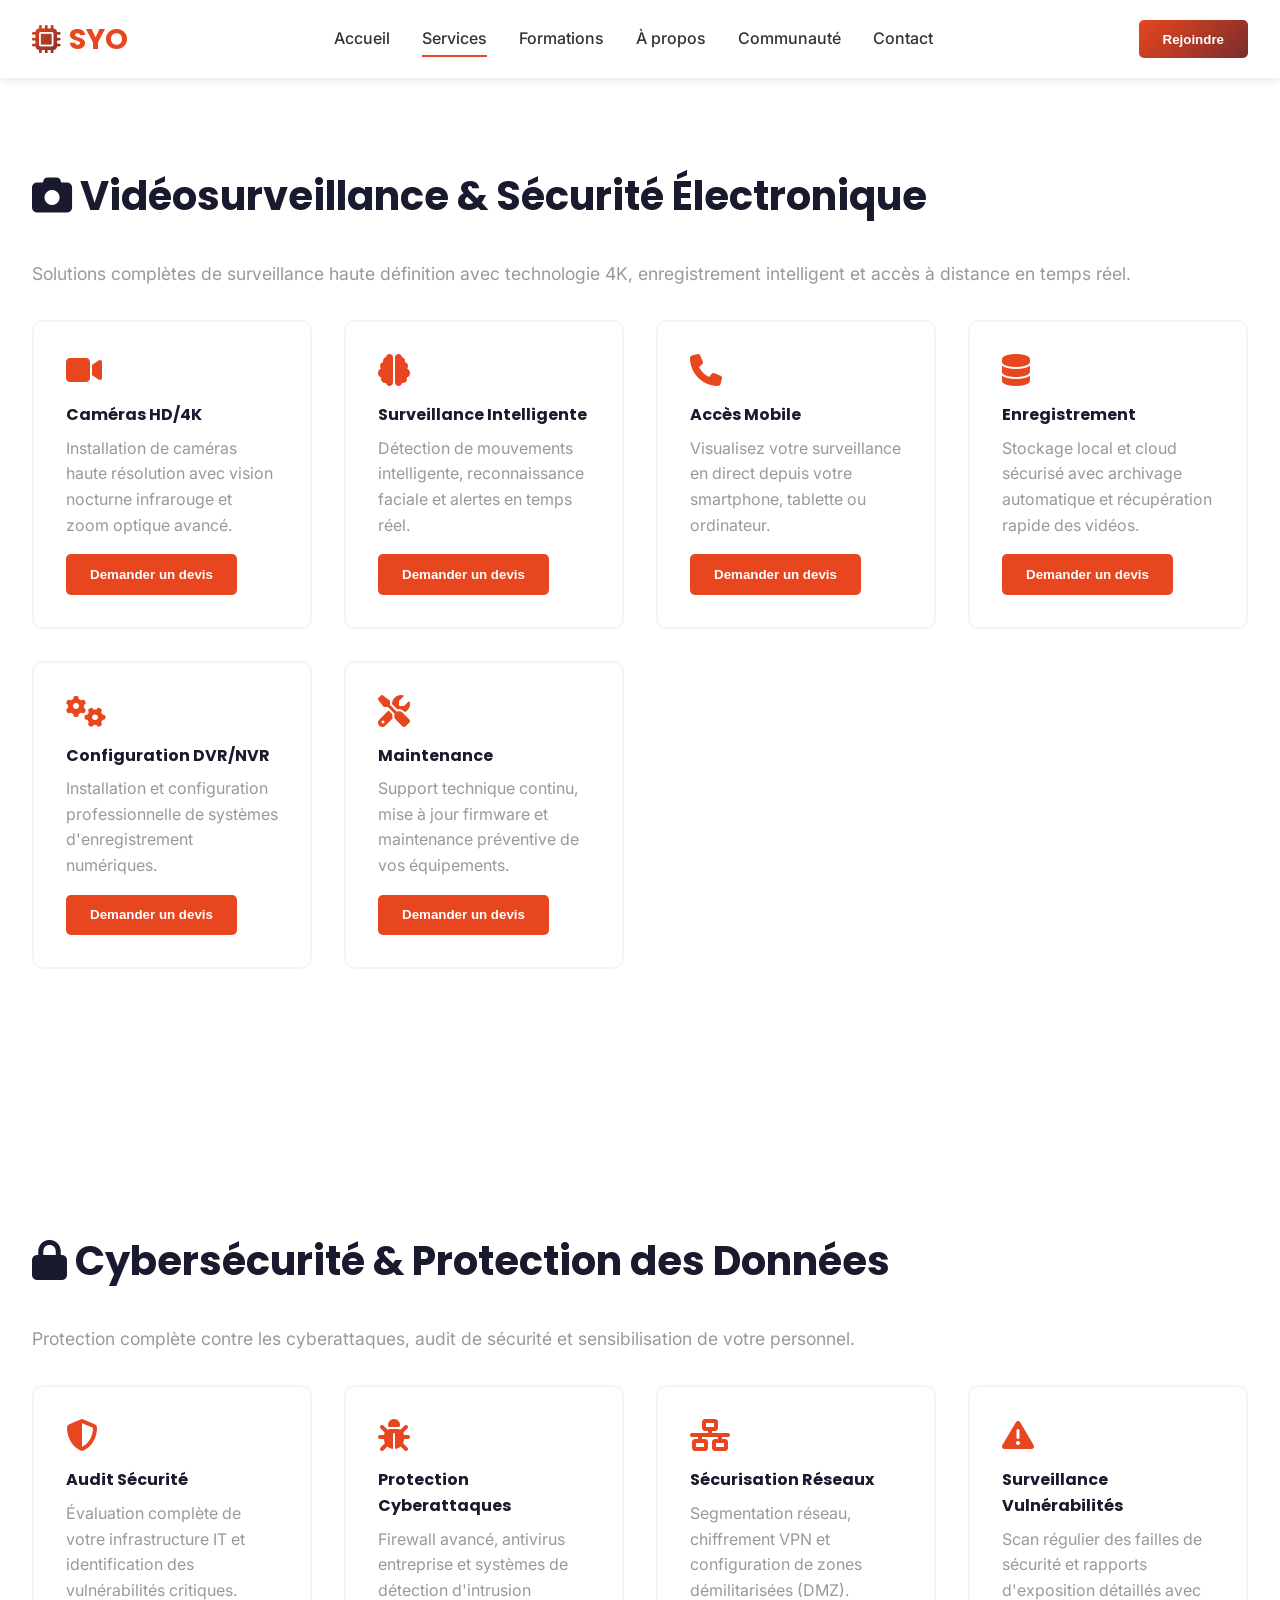
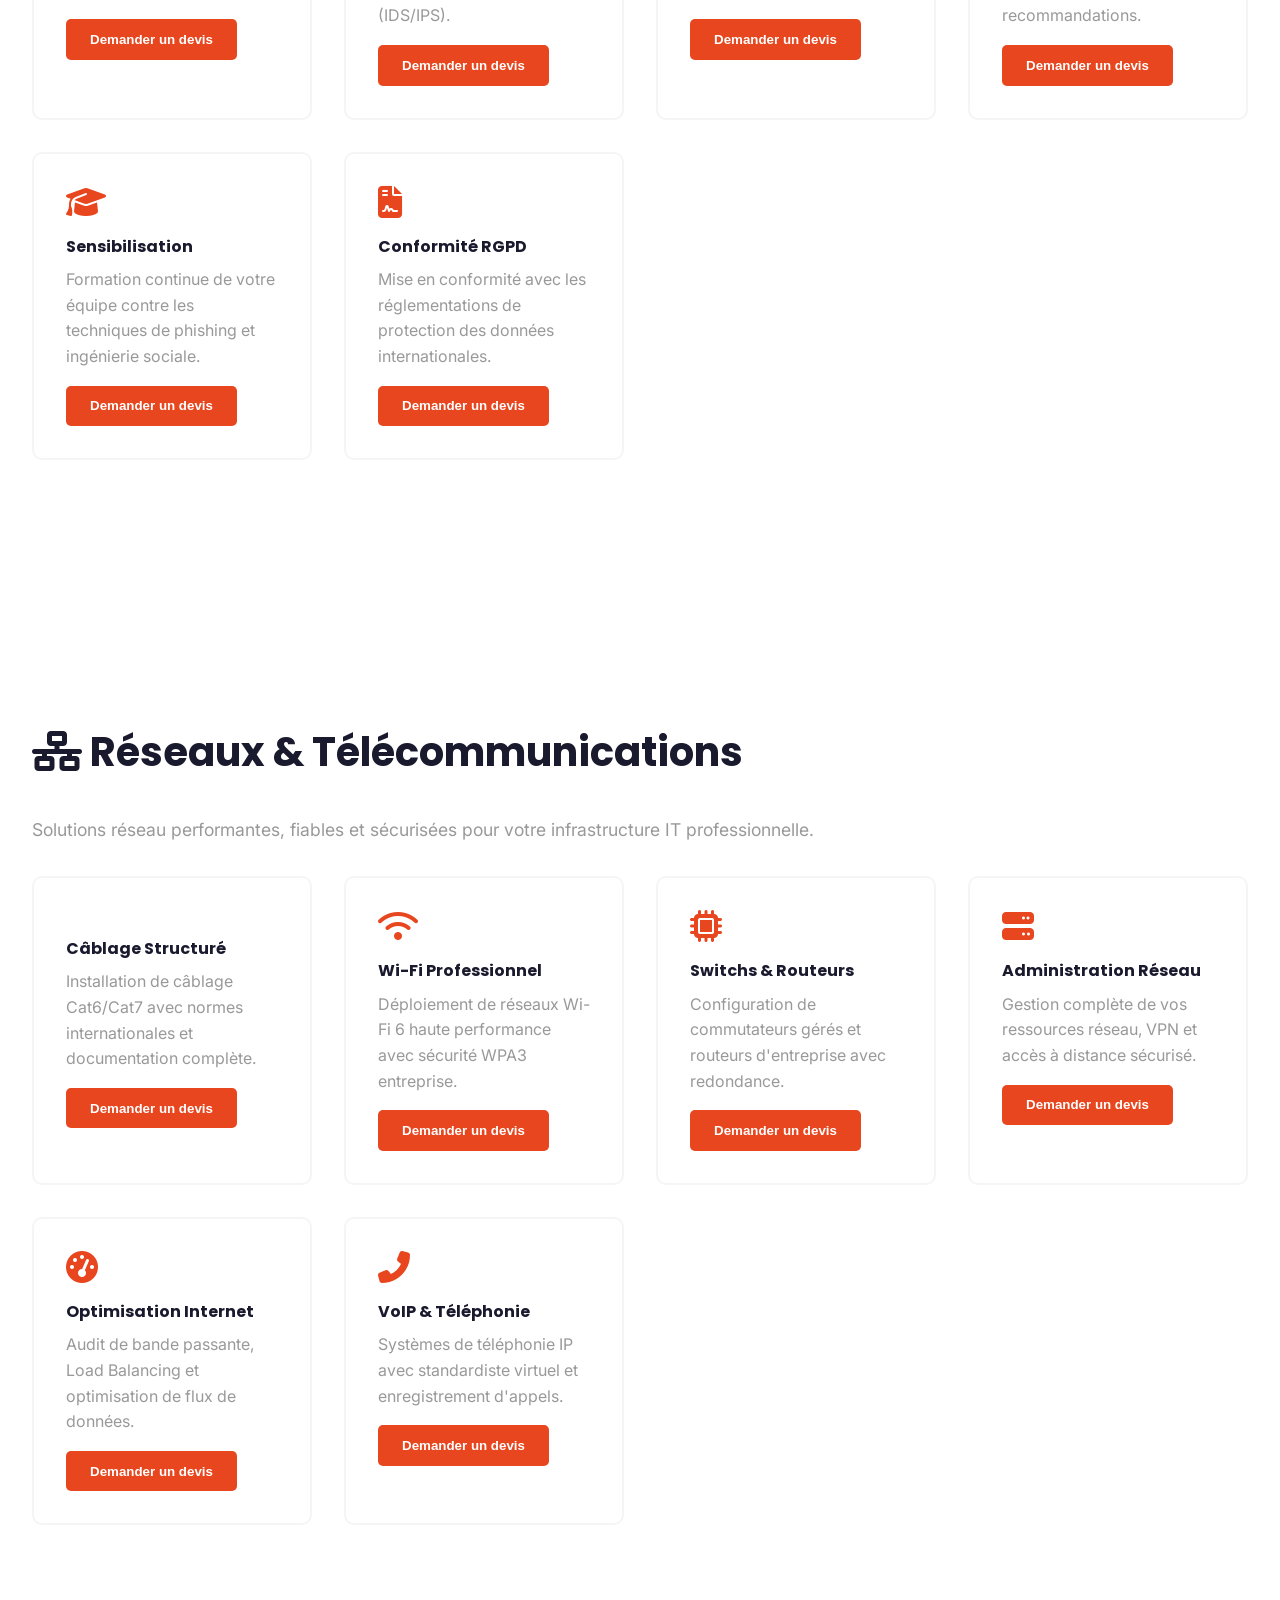
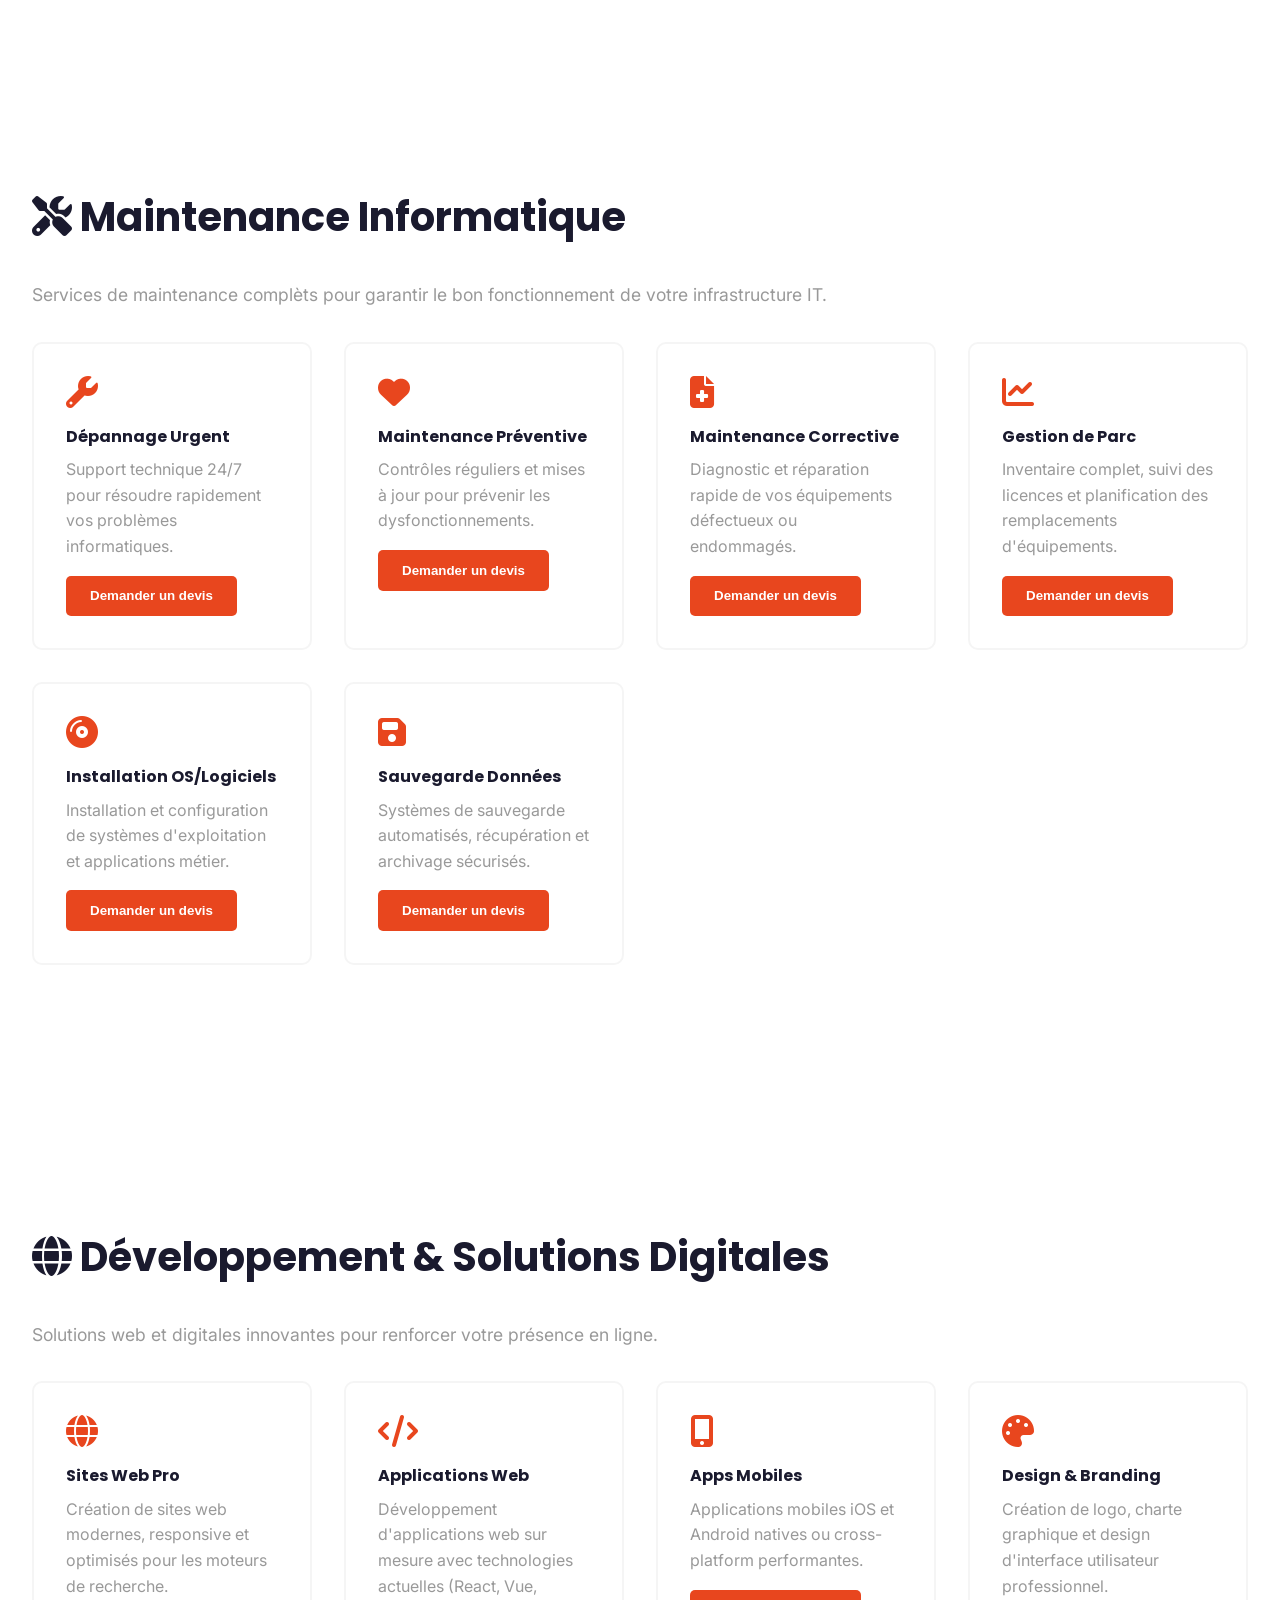
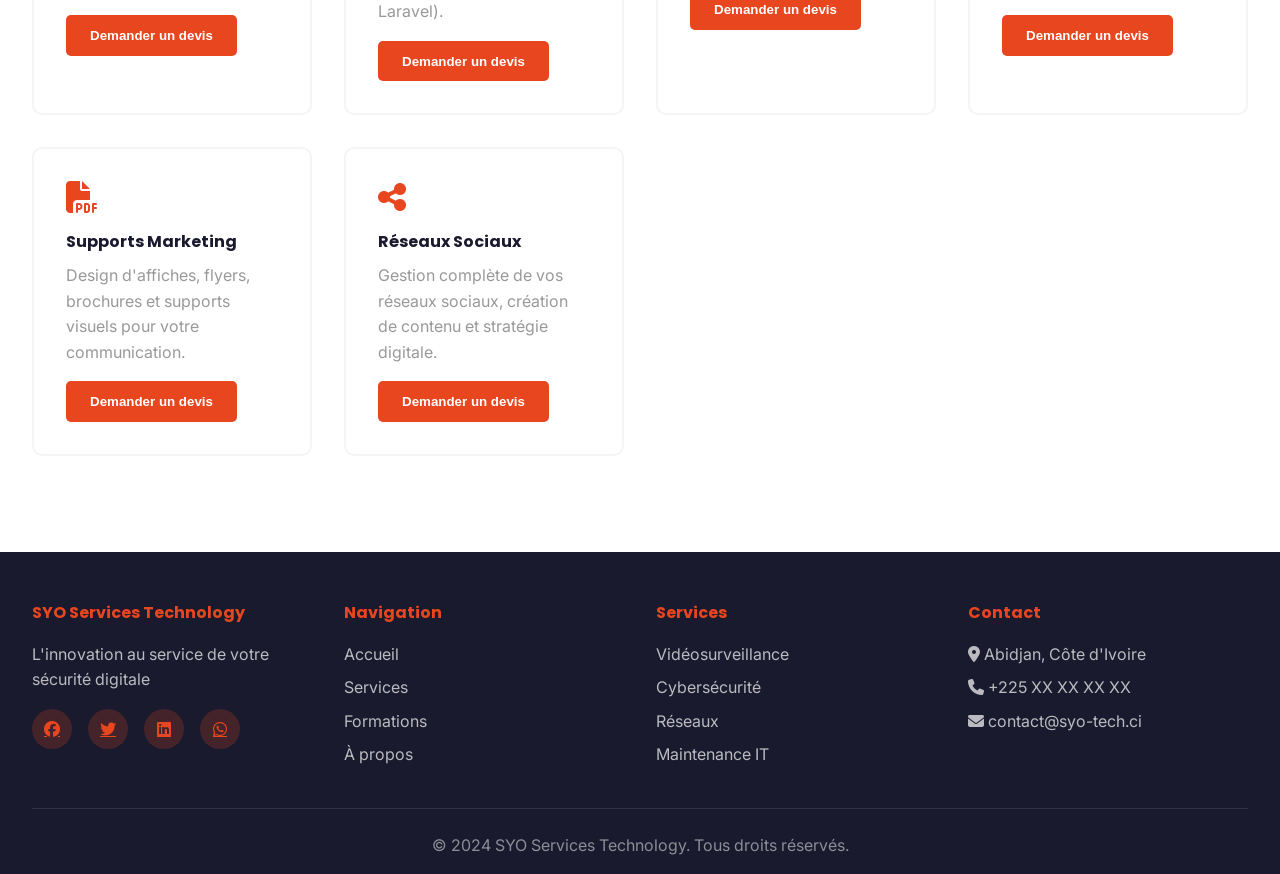
<file: services.html>
<!DOCTYPE html>
<html lang="fr">
<head>
    <meta charset="UTF-8">
    <meta name="viewport" content="width=device-width, initial-scale=1.0">
    <title>Services - SYO Services Technology</title>
    <link rel="stylesheet" href="css/style.css">
    <link rel="stylesheet" href="https://cdnjs.cloudflare.com/ajax/libs/font-awesome/6.4.0/css/all.min.css">
    <link href="https://fonts.googleapis.com/css2?family=Inter:wght@300;400;500;600;700&family=Poppins:wght@600;700;800&display=swap" rel="stylesheet">
    <style>
        .service-detail { max-width: 1400px; margin: 100px auto 0; padding: 4rem 2rem; }
        .service-detail h2 { font-size: 2.5rem; font-family: var(--font-heading); color: var(--color-dark); margin-bottom: 2rem; }
        .service-features { display: grid; grid-template-columns: repeat(auto-fit, minmax(280px, 1fr)); gap: 2rem; margin: 2rem 0; }
        .feature-box { background: var(--color-white); border: 2px solid var(--color-light); padding: 2rem; border-radius: 10px; transition: var(--transition); }
        .feature-box:hover { border-color: var(--color-primary); box-shadow: 0 10px 30px rgba(232, 70, 30, 0.15); }
        .feature-box i { font-size: 2rem; color: var(--color-primary); margin-bottom: 1rem; }
        .feature-box h4 { color: var(--color-dark); margin-bottom: 0.5rem; font-family: var(--font-heading); }
        .feature-box p { color: var(--color-gray); }
        .quote-btn { background: var(--color-primary); color: white; border: none; padding: 0.8rem 1.5rem; border-radius: 5px; cursor: pointer; font-weight: 600; transition: var(--transition); margin-top: 1rem; }
        .quote-btn:hover { transform: translateY(-2px); box-shadow: 0 5px 15px rgba(232, 70, 30, 0.3); }
    </style>
</head>
<body>
    <!-- HEADER FIXE -->
    <header class="header" id="header">
        <div class="header-container">
            <div class="logo">
                <i class="fas fa-microchip"></i>
                <span>SYO</span>
            </div>
            
            <nav class="nav" id="nav">
                <a href="index.html" class="nav-link">Accueil</a>
                <a href="services.html" class="nav-link active">Services</a>
                <a href="formations.html" class="nav-link">Formations</a>
                <a href="apropos.html" class="nav-link">À propos</a>
                <a href="communaute.html" class="nav-link">Communauté</a>
                <a href="contact.html" class="nav-link">Contact</a>
            </nav>
            
            <div class="header-actions">
                <button class="btn-community" onclick="redirectToCommunity()">Rejoindre</button>
                <button class="menu-toggle" id="menuToggle">
                    <i class="fas fa-bars"></i>
                </button>
            </div>
        </div>
    </header>

    <!-- VIDÉOSURVEILLANCE -->
    <section class="service-detail" id="surveillance">
        <h2><i class="fas fa-camera"></i> Vidéosurveillance & Sécurité Électronique</h2>
        <p style="font-size: 1.1rem; color: var(--color-gray); margin-bottom: 2rem;">Solutions complètes de surveillance haute définition avec technologie 4K, enregistrement intelligent et accès à distance en temps réel.</p>
        
        <div class="service-features">
            <div class="feature-box">
                <i class="fas fa-video"></i>
                <h4>Caméras HD/4K</h4>
                <p>Installation de caméras haute résolution avec vision nocturne infrarouge et zoom optique avancé.</p>
                <button class="quote-btn">Demander un devis</button>
            </div>
            <div class="feature-box">
                <i class="fas fa-brain"></i>
                <h4>Surveillance Intelligente</h4>
                <p>Détection de mouvements intelligente, reconnaissance faciale et alertes en temps réel.</p>
                <button class="quote-btn">Demander un devis</button>
            </div>
            <div class="feature-box">
                <i class="fas fa-phone"></i>
                <h4>Accès Mobile</h4>
                <p>Visualisez votre surveillance en direct depuis votre smartphone, tablette ou ordinateur.</p>
                <button class="quote-btn">Demander un devis</button>
            </div>
            <div class="feature-box">
                <i class="fas fa-database"></i>
                <h4>Enregistrement</h4>
                <p>Stockage local et cloud sécurisé avec archivage automatique et récupération rapide des vidéos.</p>
                <button class="quote-btn">Demander un devis</button>
            </div>
            <div class="feature-box">
                <i class="fas fa-cogs"></i>
                <h4>Configuration DVR/NVR</h4>
                <p>Installation et configuration professionnelle de systèmes d'enregistrement numériques.</p>
                <button class="quote-btn">Demander un devis</button>
            </div>
            <div class="feature-box">
                <i class="fas fa-tools"></i>
                <h4>Maintenance</h4>
                <p>Support technique continu, mise à jour firmware et maintenance préventive de vos équipements.</p>
                <button class="quote-btn">Demander un devis</button>
            </div>
        </div>
    </section>

    <!-- CYBERSÉCURITÉ -->
    <section class="service-detail" id="cybersecurite">
        <h2><i class="fas fa-lock"></i> Cybersécurité & Protection des Données</h2>
        <p style="font-size: 1.1rem; color: var(--color-gray); margin-bottom: 2rem;">Protection complète contre les cyberattaques, audit de sécurité et sensibilisation de votre personnel.</p>
        
        <div class="service-features">
            <div class="feature-box">
                <i class="fas fa-shield-alt"></i>
                <h4>Audit Sécurité</h4>
                <p>Évaluation complète de votre infrastructure IT et identification des vulnérabilités critiques.</p>
                <button class="quote-btn">Demander un devis</button>
            </div>
            <div class="feature-box">
                <i class="fas fa-bug"></i>
                <h4>Protection Cyberattaques</h4>
                <p>Firewall avancé, antivirus entreprise et systèmes de détection d'intrusion (IDS/IPS).</p>
                <button class="quote-btn">Demander un devis</button>
            </div>
            <div class="feature-box">
                <i class="fas fa-network-wired"></i>
                <h4>Sécurisation Réseaux</h4>
                <p>Segmentation réseau, chiffrement VPN et configuration de zones démilitarisées (DMZ).</p>
                <button class="quote-btn">Demander un devis</button>
            </div>
            <div class="feature-box">
                <i class="fas fa-exclamation-triangle"></i>
                <h4>Surveillance Vulnérabilités</h4>
                <p>Scan régulier des failles de sécurité et rapports d'exposition détaillés avec recommandations.</p>
                <button class="quote-btn">Demander un devis</button>
            </div>
            <div class="feature-box">
                <i class="fas fa-graduation-cap"></i>
                <h4>Sensibilisation</h4>
                <p>Formation continue de votre équipe contre les techniques de phishing et ingénierie sociale.</p>
                <button class="quote-btn">Demander un devis</button>
            </div>
            <div class="feature-box">
                <i class="fas fa-file-contract"></i>
                <h4>Conformité RGPD</h4>
                <p>Mise en conformité avec les réglementations de protection des données internationales.</p>
                <button class="quote-btn">Demander un devis</button>
            </div>
        </div>
    </section>

    <!-- RÉSEAUX & TELECOM -->
    <section class="service-detail" id="reseaux">
        <h2><i class="fas fa-network-wired"></i> Réseaux & Télécommunications</h2>
        <p style="font-size: 1.1rem; color: var(--color-gray); margin-bottom: 2rem;">Solutions réseau performantes, fiables et sécurisées pour votre infrastructure IT professionnelle.</p>
        
        <div class="service-features">
            <div class="feature-box">
                <i class="fas fa-cable"></i>
                <h4>Câblage Structuré</h4>
                <p>Installation de câblage Cat6/Cat7 avec normes internationales et documentation complète.</p>
                <button class="quote-btn">Demander un devis</button>
            </div>
            <div class="feature-box">
                <i class="fas fa-wifi"></i>
                <h4>Wi-Fi Professionnel</h4>
                <p>Déploiement de réseaux Wi-Fi 6 haute performance avec sécurité WPA3 entreprise.</p>
                <button class="quote-btn">Demander un devis</button>
            </div>
            <div class="feature-box">
                <i class="fas fa-microchip"></i>
                <h4>Switchs & Routeurs</h4>
                <p>Configuration de commutateurs gérés et routeurs d'entreprise avec redondance.</p>
                <button class="quote-btn">Demander un devis</button>
            </div>
            <div class="feature-box">
                <i class="fas fa-server"></i>
                <h4>Administration Réseau</h4>
                <p>Gestion complète de vos ressources réseau, VPN et accès à distance sécurisé.</p>
                <button class="quote-btn">Demander un devis</button>
            </div>
            <div class="feature-box">
                <i class="fas fa-tachometer-alt"></i>
                <h4>Optimisation Internet</h4>
                <p>Audit de bande passante, Load Balancing et optimisation de flux de données.</p>
                <button class="quote-btn">Demander un devis</button>
            </div>
            <div class="feature-box">
                <i class="fas fa-phone-alt"></i>
                <h4>VoIP & Téléphonie</h4>
                <p>Systèmes de téléphonie IP avec standardiste virtuel et enregistrement d'appels.</p>
                <button class="quote-btn">Demander un devis</button>
            </div>
        </div>
    </section>

    <!-- MAINTENANCE IT -->
    <section class="service-detail" id="maintenance">
        <h2><i class="fas fa-tools"></i> Maintenance Informatique</h2>
        <p style="font-size: 1.1rem; color: var(--color-gray); margin-bottom: 2rem;">Services de maintenance complèts pour garantir le bon fonctionnement de votre infrastructure IT.</p>
        
        <div class="service-features">
            <div class="feature-box">
                <i class="fas fa-wrench"></i>
                <h4>Dépannage Urgent</h4>
                <p>Support technique 24/7 pour résoudre rapidement vos problèmes informatiques.</p>
                <button class="quote-btn">Demander un devis</button>
            </div>
            <div class="feature-box">
                <i class="fas fa-heart"></i>
                <h4>Maintenance Préventive</h4>
                <p>Contrôles réguliers et mises à jour pour prévenir les dysfonctionnements.</p>
                <button class="quote-btn">Demander un devis</button>
            </div>
            <div class="feature-box">
                <i class="fas fa-file-medical"></i>
                <h4>Maintenance Corrective</h4>
                <p>Diagnostic et réparation rapide de vos équipements défectueux ou endommagés.</p>
                <button class="quote-btn">Demander un devis</button>
            </div>
            <div class="feature-box">
                <i class="fas fa-chart-line"></i>
                <h4>Gestion de Parc</h4>
                <p>Inventaire complet, suivi des licences et planification des remplacements d'équipements.</p>
                <button class="quote-btn">Demander un devis</button>
            </div>
            <div class="feature-box">
                <i class="fas fa-compact-disc"></i>
                <h4>Installation OS/Logiciels</h4>
                <p>Installation et configuration de systèmes d'exploitation et applications métier.</p>
                <button class="quote-btn">Demander un devis</button>
            </div>
            <div class="feature-box">
                <i class="fas fa-save"></i>
                <h4>Sauvegarde Données</h4>
                <p>Systèmes de sauvegarde automatisés, récupération et archivage sécurisés.</p>
                <button class="quote-btn">Demander un devis</button>
            </div>
        </div>
    </section>

    <!-- DÉVELOPPEMENT WEB -->
    <section class="service-detail" id="developpement">
        <h2><i class="fas fa-globe"></i> Développement & Solutions Digitales</h2>
        <p style="font-size: 1.1rem; color: var(--color-gray); margin-bottom: 2rem;">Solutions web et digitales innovantes pour renforcer votre présence en ligne.</p>
        
        <div class="service-features">
            <div class="feature-box">
                <i class="fas fa-globe"></i>
                <h4>Sites Web Pro</h4>
                <p>Création de sites web modernes, responsive et optimisés pour les moteurs de recherche.</p>
                <button class="quote-btn">Demander un devis</button>
            </div>
            <div class="feature-box">
                <i class="fas fa-code"></i>
                <h4>Applications Web</h4>
                <p>Développement d'applications web sur mesure avec technologies actuelles (React, Vue, Laravel).</p>
                <button class="quote-btn">Demander un devis</button>
            </div>
            <div class="feature-box">
                <i class="fas fa-mobile-alt"></i>
                <h4>Apps Mobiles</h4>
                <p>Applications mobiles iOS et Android natives ou cross-platform performantes.</p>
                <button class="quote-btn">Demander un devis</button>
            </div>
            <div class="feature-box">
                <i class="fas fa-palette"></i>
                <h4>Design & Branding</h4>
                <p>Création de logo, charte graphique et design d'interface utilisateur professionnel.</p>
                <button class="quote-btn">Demander un devis</button>
            </div>
            <div class="feature-box">
                <i class="fas fa-file-pdf"></i>
                <h4>Supports Marketing</h4>
                <p>Design d'affiches, flyers, brochures et supports visuels pour votre communication.</p>
                <button class="quote-btn">Demander un devis</button>
            </div>
            <div class="feature-box">
                <i class="fas fa-share-alt"></i>
                <h4>Réseaux Sociaux</h4>
                <p>Gestion complète de vos réseaux sociaux, création de contenu et stratégie digitale.</p>
                <button class="quote-btn">Demander un devis</button>
            </div>
        </div>
    </section>

    <!-- FOOTER -->
    <footer class="footer">
        <div class="footer-content">
            <div class="footer-section">
                <h4>SYO Services Technology</h4>
                <p>L'innovation au service de votre sécurité digitale</p>
                <div class="social-links">
                    <a href="#" title="Facebook"><i class="fab fa-facebook"></i></a>
                    <a href="#" title="Twitter"><i class="fab fa-twitter"></i></a>
                    <a href="#" title="LinkedIn"><i class="fab fa-linkedin"></i></a>
                    <a href="#" title="WhatsApp"><i class="fab fa-whatsapp"></i></a>
                </div>
            </div>

            <div class="footer-section">
                <h4>Navigation</h4>
                <ul>
                    <li><a href="index.html">Accueil</a></li>
                    <li><a href="services.html">Services</a></li>
                    <li><a href="formations.html">Formations</a></li>
                    <li><a href="apropos.html">À propos</a></li>
                </ul>
            </div>

            <div class="footer-section">
                <h4>Services</h4>
                <ul>
                    <li><a href="#surveillance">Vidéosurveillance</a></li>
                    <li><a href="#cybersecurite">Cybersécurité</a></li>
                    <li><a href="#reseaux">Réseaux</a></li>
                    <li><a href="#maintenance">Maintenance IT</a></li>
                </ul>
            </div>

            <div class="footer-section">
                <h4>Contact</h4>
                <p><i class="fas fa-map-marker-alt"></i> Abidjan, Côte d'Ivoire</p>
                <p><i class="fas fa-phone"></i> +225 XX XX XX XX</p>
                <p><i class="fas fa-envelope"></i> contact@syo-tech.ci</p>
            </div>
        </div>

        <div class="footer-bottom">
            <p>&copy; 2024 SYO Services Technology. Tous droits réservés.</p>
        </div>
    </footer>

    <script src="js/main.js"></script>
</body>
</html>
</file>
<file: css/style.css>
/* ===================================
   VARIABLES & RESET
   =================================== */

:root {
    --color-primary: #E8461E;
    --color-secondary: #7A2D2D;
    --color-dark: #1A1A2E;
    --color-white: #FFFFFF;
    --color-light: #F5F5F5;
    --color-gray: #999999;
    --color-text: #333333;
    --font-primary: 'Inter', sans-serif;
    --font-heading: 'Poppins', sans-serif;
    --transition: all 0.3s ease;
}

* {
    margin: 0;
    padding: 0;
    box-sizing: border-box;
}

html {
    scroll-behavior: smooth;
}

body {
    font-family: var(--font-primary);
    color: var(--color-text);
    background-color: var(--color-white);
    line-height: 1.6;
}

/* ===================================
   HEADER & NAVIGATION
   =================================== */

.header {
    position: fixed;
    top: 0;
    left: 0;
    right: 0;
    background: var(--color-white);
    box-shadow: 0 2px 10px rgba(0, 0, 0, 0.1);
    z-index: 1000;
    transition: var(--transition);
}

.header-container {
    max-width: 1400px;
    margin: 0 auto;
    padding: 1rem 2rem;
    display: flex;
    justify-content: space-between;
    align-items: center;
}

.logo {
    font-size: 1.8rem;
    font-weight: 700;
    font-family: var(--font-heading);
    display: flex;
    align-items: center;
    gap: 0.5rem;
    color: var(--color-primary);
}

.logo i {
    background: linear-gradient(135deg, var(--color-primary), var(--color-secondary));
    -webkit-background-clip: text;
    -webkit-text-fill-color: transparent;
    background-clip: text;
}

.nav {
    display: flex;
    gap: 2rem;
    align-items: center;
}

.nav-link {
    text-decoration: none;
    color: var(--color-text);
    font-weight: 500;
    transition: var(--transition);
    position: relative;
}

.nav-link::after {
    content: '';
    position: absolute;
    bottom: -5px;
    left: 0;
    width: 0;
    height: 2px;
    background: var(--color-primary);
    transition: var(--transition);
}

.nav-link:hover::after,
.nav-link.active::after {
    width: 100%;
}

.nav-link:hover {
    color: var(--color-primary);
}

.header-actions {
    display: flex;
    gap: 1rem;
    align-items: center;
}

.btn-community {
    background: linear-gradient(135deg, var(--color-primary), var(--color-secondary));
    color: var(--color-white);
    border: none;
    padding: 0.7rem 1.5rem;
    border-radius: 5px;
    font-weight: 600;
    cursor: pointer;
    transition: var(--transition);
}

.btn-community:hover {
    transform: translateY(-2px);
    box-shadow: 0 5px 15px rgba(232, 70, 30, 0.3);
}

.menu-toggle {
    display: none;
    background: none;
    border: none;
    font-size: 1.5rem;
    cursor: pointer;
    color: var(--color-primary);
}

/* ===================================
   BUTTONS
   =================================== */

.btn {
    display: inline-block;
    padding: 0.9rem 2rem;
    border-radius: 5px;
    text-decoration: none;
    font-weight: 600;
    transition: var(--transition);
    border: none;
    cursor: pointer;
    font-size: 1rem;
}

.btn-primary {
    background: linear-gradient(135deg, var(--color-primary), var(--color-secondary));
    color: var(--color-white);
}

.btn-primary:hover {
    transform: translateY(-3px);
    box-shadow: 0 10px 25px rgba(232, 70, 30, 0.3);
}

.btn-secondary {
    background: var(--color-white);
    color: var(--color-primary);
    border: 2px solid var(--color-primary);
}

.btn-secondary:hover {
    background: var(--color-primary);
    color: var(--color-white);
    transform: translateY(-3px);
}

/* ===================================
   HERO SECTION
   =================================== */

.hero {
    margin-top: 80px;
    padding: 4rem 2rem;
    display: grid;
    grid-template-columns: 1fr 1fr;
    gap: 3rem;
    align-items: center;
    max-width: 1400px;
    margin-left: auto;
    margin-right: auto;
}

.hero-content h1 {
    font-size: 3rem;
    font-family: var(--font-heading);
    color: var(--color-dark);
    margin-bottom: 1rem;
    line-height: 1.2;
}

.hero-content > p {
    font-size: 1.1rem;
    color: var(--color-gray);
    margin-bottom: 2rem;
}

.hero-buttons {
    display: flex;
    gap: 1rem;
    flex-wrap: wrap;
}

.hero-image {
    position: relative;
    height: 400px;
    display: flex;
    align-items: center;
    justify-content: center;
}

.hero-circle {
    position: absolute;
    width: 300px;
    height: 300px;
    background: linear-gradient(135deg, var(--color-primary), var(--color-secondary));
    border-radius: 50%;
    opacity: 0.1;
    animation: float 6s ease-in-out infinite;
}

.hero-image i {
    font-size: 150px;
    background: linear-gradient(135deg, var(--color-primary), var(--color-secondary));
    -webkit-background-clip: text;
    -webkit-text-fill-color: transparent;
    background-clip: text;
    position: relative;
    z-index: 1;
}

@keyframes float {
    0%, 100% { transform: translateY(0); }
    50% { transform: translateY(-20px); }
}

/* ===================================
   STATISTICS SECTION
   =================================== */

.stats {
    background: var(--color-light);
    padding: 4rem 2rem;
}

.stats-grid {
    max-width: 1400px;
    margin: 0 auto;
    display: grid;
    grid-template-columns: repeat(auto-fit, minmax(250px, 1fr));
    gap: 2rem;
}

.stat-card {
    background: var(--color-white);
    padding: 2rem;
    border-radius: 10px;
    text-align: center;
    box-shadow: 0 2px 10px rgba(0, 0, 0, 0.05);
    transition: var(--transition);
}

.stat-card:hover {
    transform: translateY(-5px);
    box-shadow: 0 10px 25px rgba(0, 0, 0, 0.1);
}

.stat-card h3 {
    font-size: 2.5rem;
    font-family: var(--font-heading);
    background: linear-gradient(135deg, var(--color-primary), var(--color-secondary));
    -webkit-background-clip: text;
    -webkit-text-fill-color: transparent;
    background-clip: text;
    margin-bottom: 0.5rem;
}

.stat-card p {
    color: var(--color-gray);
    font-size: 1rem;
}

/* ===================================
   SERVICES PREVIEW
   =================================== */

.services-preview {
    padding: 4rem 2rem;
    max-width: 1400px;
    margin: 0 auto;
}

.services-preview h2 {
    text-align: center;
    font-size: 2.5rem;
    font-family: var(--font-heading);
    color: var(--color-dark);
    margin-bottom: 3rem;
}

.services-grid {
    display: grid;
    grid-template-columns: repeat(auto-fit, minmax(300px, 1fr));
    gap: 2rem;
}

.service-card {
    background: var(--color-white);
    border: 2px solid var(--color-light);
    padding: 2rem;
    border-radius: 10px;
    text-align: center;
    transition: var(--transition);
}

.service-card:hover {
    border-color: var(--color-primary);
    box-shadow: 0 10px 30px rgba(232, 70, 30, 0.15);
    transform: translateY(-5px);
}

.service-icon {
    font-size: 3rem;
    color: var(--color-primary);
    margin-bottom: 1rem;
}

.service-card h3 {
    font-size: 1.5rem;
    font-family: var(--font-heading);
    color: var(--color-dark);
    margin-bottom: 0.5rem;
}

.service-card p {
    color: var(--color-gray);
    margin-bottom: 1.5rem;
    min-height: 60px;
}

.service-card a {
    color: var(--color-primary);
    text-decoration: none;
    font-weight: 600;
    transition: var(--transition);
}

.service-card a:hover {
    color: var(--color-secondary);
}

/* ===================================
   WHY US SECTION
   =================================== */

.why-us {
    background: var(--color-dark);
    color: var(--color-white);
    padding: 4rem 2rem;
}

.why-us h2 {
    text-align: center;
    font-size: 2.5rem;
    font-family: var(--font-heading);
    margin-bottom: 3rem;
}

.why-grid {
    max-width: 1400px;
    margin: 0 auto;
    display: grid;
    grid-template-columns: repeat(auto-fit, minmax(250px, 1fr));
    gap: 2rem;
}

.why-card {
    text-align: center;
    padding: 2rem;
}

.why-card i {
    font-size: 2.5rem;
    color: var(--color-primary);
    margin-bottom: 1rem;
}

.why-card h4 {
    font-size: 1.3rem;
    margin-bottom: 0.5rem;
    font-family: var(--font-heading);
}

.why-card p {
    color: rgba(255, 255, 255, 0.7);
}

/* ===================================
   TESTIMONIALS SECTION
   =================================== */

.testimonials {
    padding: 4rem 2rem;
    background: var(--color-light);
}

.testimonials h2 {
    text-align: center;
    font-size: 2.5rem;
    font-family: var(--font-heading);
    color: var(--color-dark);
    margin-bottom: 3rem;
}

.testimonials-grid {
    max-width: 1400px;
    margin: 0 auto;
    display: grid;
    grid-template-columns: repeat(auto-fit, minmax(300px, 1fr));
    gap: 2rem;
}

.testimonial-card {
    background: var(--color-white);
    padding: 2rem;
    border-radius: 10px;
    box-shadow: 0 2px 10px rgba(0, 0, 0, 0.05);
    transition: var(--transition);
}

.testimonial-card:hover {
    box-shadow: 0 10px 30px rgba(0, 0, 0, 0.15);
    transform: translateY(-5px);
}

.stars {
    color: #FFA500;
    margin-bottom: 1rem;
}

.stars i {
    margin-right: 0.2rem;
}

.testimonial-card p {
    color: var(--color-text);
    margin-bottom: 1rem;
    font-style: italic;
}

.testimonial-card h4 {
    color: var(--color-primary);
    margin-bottom: 0.2rem;
}

.testimonial-card span {
    color: var(--color-gray);
    font-size: 0.9rem;
}

/* ===================================
   CTA FINAL SECTION
   =================================== */

.cta-final {
    background: linear-gradient(135deg, var(--color-primary), var(--color-secondary));
    color: var(--color-white);
    padding: 4rem 2rem;
    text-align: center;
}

.cta-final h2 {
    font-size: 2.5rem;
    font-family: var(--font-heading);
    margin-bottom: 1rem;
}

.cta-final > p {
    font-size: 1.1rem;
    margin-bottom: 2rem;
    opacity: 0.9;
}

.cta-buttons {
    display: flex;
    gap: 1rem;
    justify-content: center;
    flex-wrap: wrap;
}

.cta-final .btn-primary {
    background: var(--color-white);
    color: var(--color-primary);
}

.cta-final .btn-primary:hover {
    background: var(--color-light);
}

.cta-final .btn-secondary {
    background: transparent;
    color: var(--color-white);
    border-color: var(--color-white);
}

.cta-final .btn-secondary:hover {
    background: var(--color-white);
    color: var(--color-primary);
}

/* ===================================
   FOOTER
   =================================== */

.footer {
    background: var(--color-dark);
    color: var(--color-white);
    padding: 3rem 2rem 1rem;
}

.footer-content {
    max-width: 1400px;
    margin: 0 auto;
    display: grid;
    grid-template-columns: repeat(auto-fit, minmax(250px, 1fr));
    gap: 2rem;
    margin-bottom: 2rem;
}

.footer-section h4 {
    font-family: var(--font-heading);
    margin-bottom: 1rem;
    color: var(--color-primary);
}

.footer-section p {
    color: rgba(255, 255, 255, 0.7);
    margin-bottom: 0.5rem;
}

.footer-section ul {
    list-style: none;
}

.footer-section ul li {
    margin-bottom: 0.5rem;
}

.footer-section ul a {
    color: rgba(255, 255, 255, 0.7);
    text-decoration: none;
    transition: var(--transition);
}

.footer-section ul a:hover {
    color: var(--color-primary);
}

.social-links {
    display: flex;
    gap: 1rem;
    margin-top: 1rem;
}

.social-links a {
    display: inline-flex;
    align-items: center;
    justify-content: center;
    width: 40px;
    height: 40px;
    background: rgba(232, 70, 30, 0.2);
    color: var(--color-primary);
    border-radius: 50%;
    transition: var(--transition);
}

.social-links a:hover {
    background: var(--color-primary);
    color: var(--color-white);
}

.footer-bottom {
    border-top: 1px solid rgba(255, 255, 255, 0.1);
    padding-top: 1.5rem;
    text-align: center;
    color: rgba(255, 255, 255, 0.5);
}

/* ===================================
   ANIMATIONS
   =================================== */

@keyframes fadeIn {
    from { opacity: 0; }
    to { opacity: 1; }
}

@keyframes slideUp {
    from {
        opacity: 0;
        transform: translateY(30px);
    }
    to {
        opacity: 1;
        transform: translateY(0);
    }
}

@keyframes slideInLeft {
    from {
        opacity: 0;
        transform: translateX(-30px);
    }
    to {
        opacity: 1;
        transform: translateX(0);
    }
}

[data-aos="fade-up"] {
    animation: slideUp 0.6s ease-out forwards;
    opacity: 0;
}

[data-aos="fade-left"] {
    animation: slideInLeft 0.6s ease-out forwards;
    opacity: 0;
}

/* ===================================
   RESPONSIVE DESIGN
   =================================== */

@media (max-width: 768px) {
    .nav {
        display: none;
        position: absolute;
        top: 70px;
        left: 0;
        right: 0;
        flex-direction: column;
        background: var(--color-white);
        border-bottom: 2px solid var(--color-light);
        padding: 1rem;
        gap: 0.5rem;
        z-index: 999;
    }
    .nav.active { display: flex; }
    .menu-toggle { display: block; }
    .hero { grid-template-columns: 1fr; margin-top: 80px; padding: 2rem 1rem; }
    .hero-content h1 { font-size: 2rem; }
    .hero-image { height: 300px; }
    .hero-image i { font-size: 100px; }
    .hero-circle { width: 200px; height: 200px; }
    .services-grid, .why-grid, .testimonials-grid { grid-template-columns: 1fr; }
    .services-preview h2, .testimonials h2, .why-us h2 { font-size: 2rem; }
    .stat-card h3 { font-size: 2rem; }
    .hero-buttons { flex-direction: column; }
    .hero-buttons .btn { width: 100%; text-align: center; }
    .cta-buttons { flex-direction: column; }
    .cta-buttons .btn { width: 100%; }
}

@media (max-width: 480px) {
    .header-container { padding: 0.8rem 1rem; }
    .logo { font-size: 1.3rem; }
    .hero-content h1 { font-size: 1.5rem; }
    .hero-content > p { font-size: 0.95rem; }
    .services-preview h2, .testimonials h2, .why-us h2, .cta-final h2 { font-size: 1.5rem; }
    .stat-card h3 { font-size: 1.8rem; }
    .footer-content { grid-template-columns: 1fr; }
}
</file>
